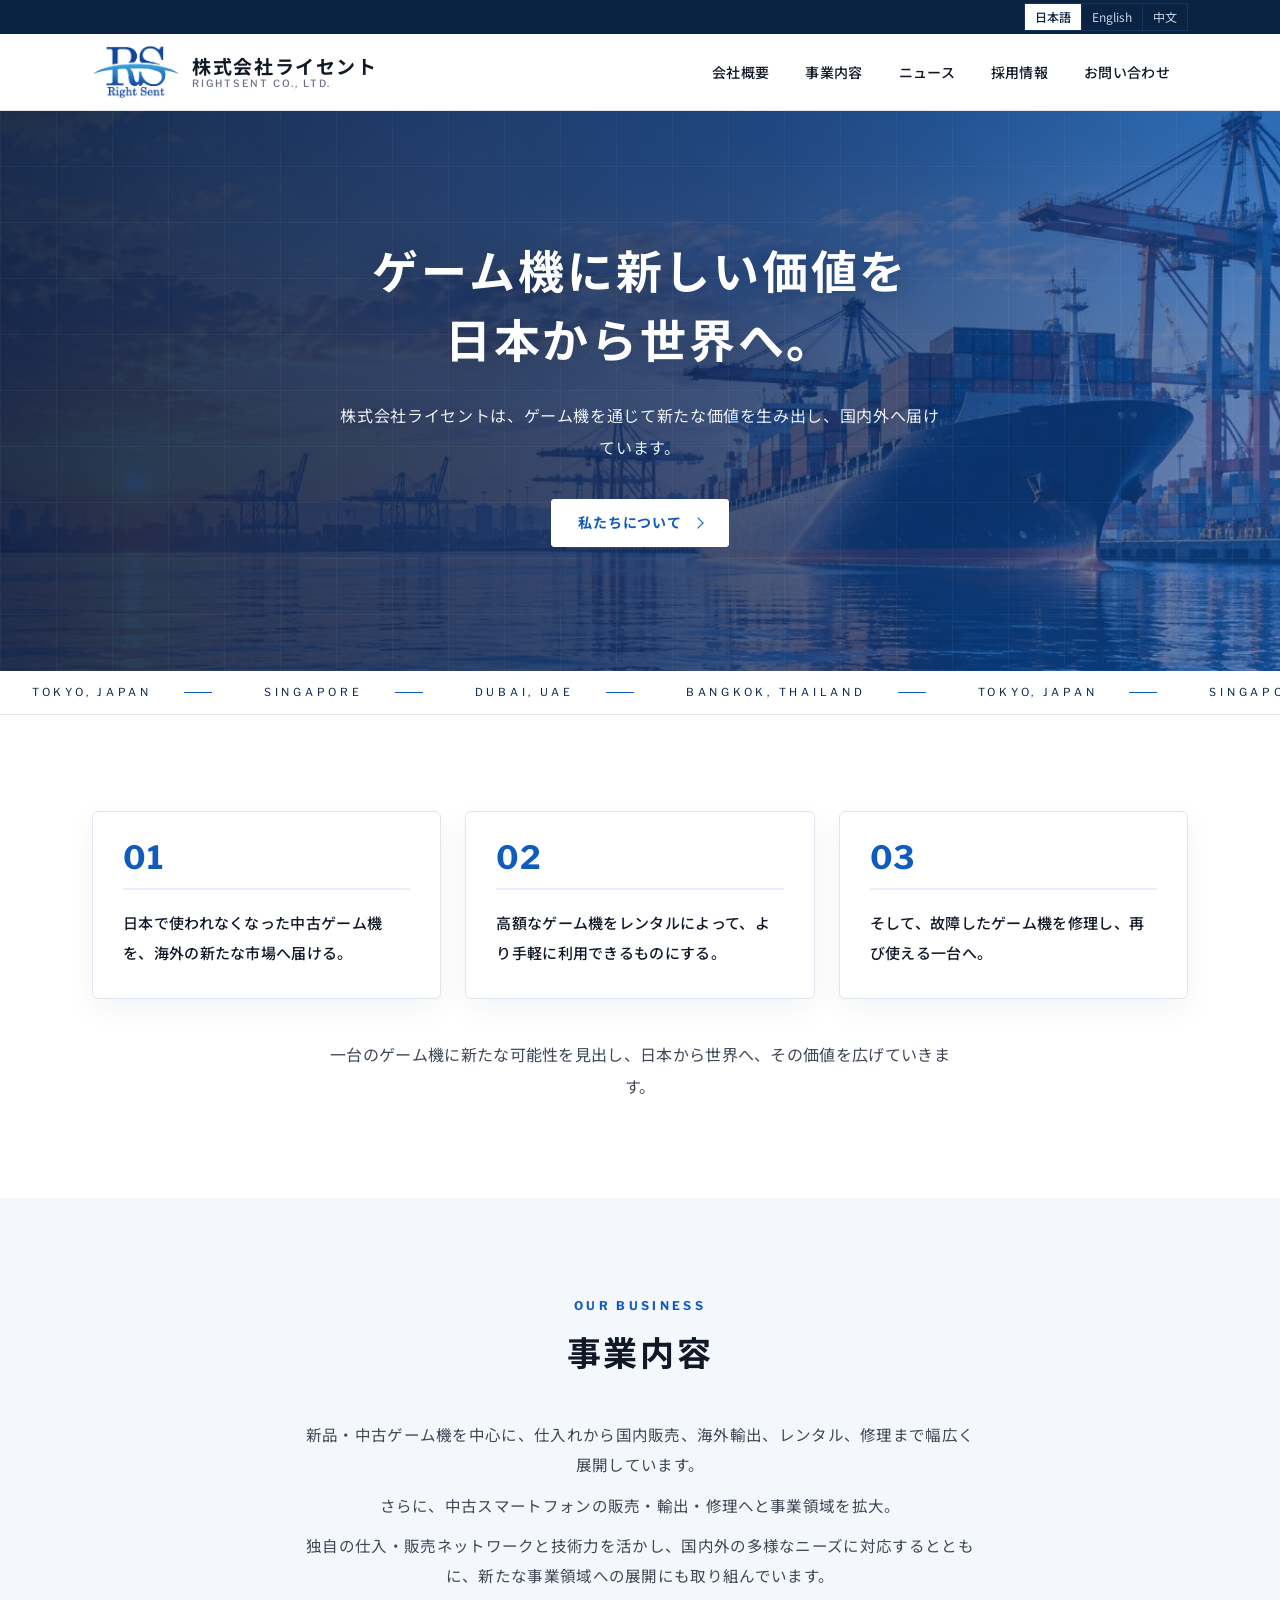
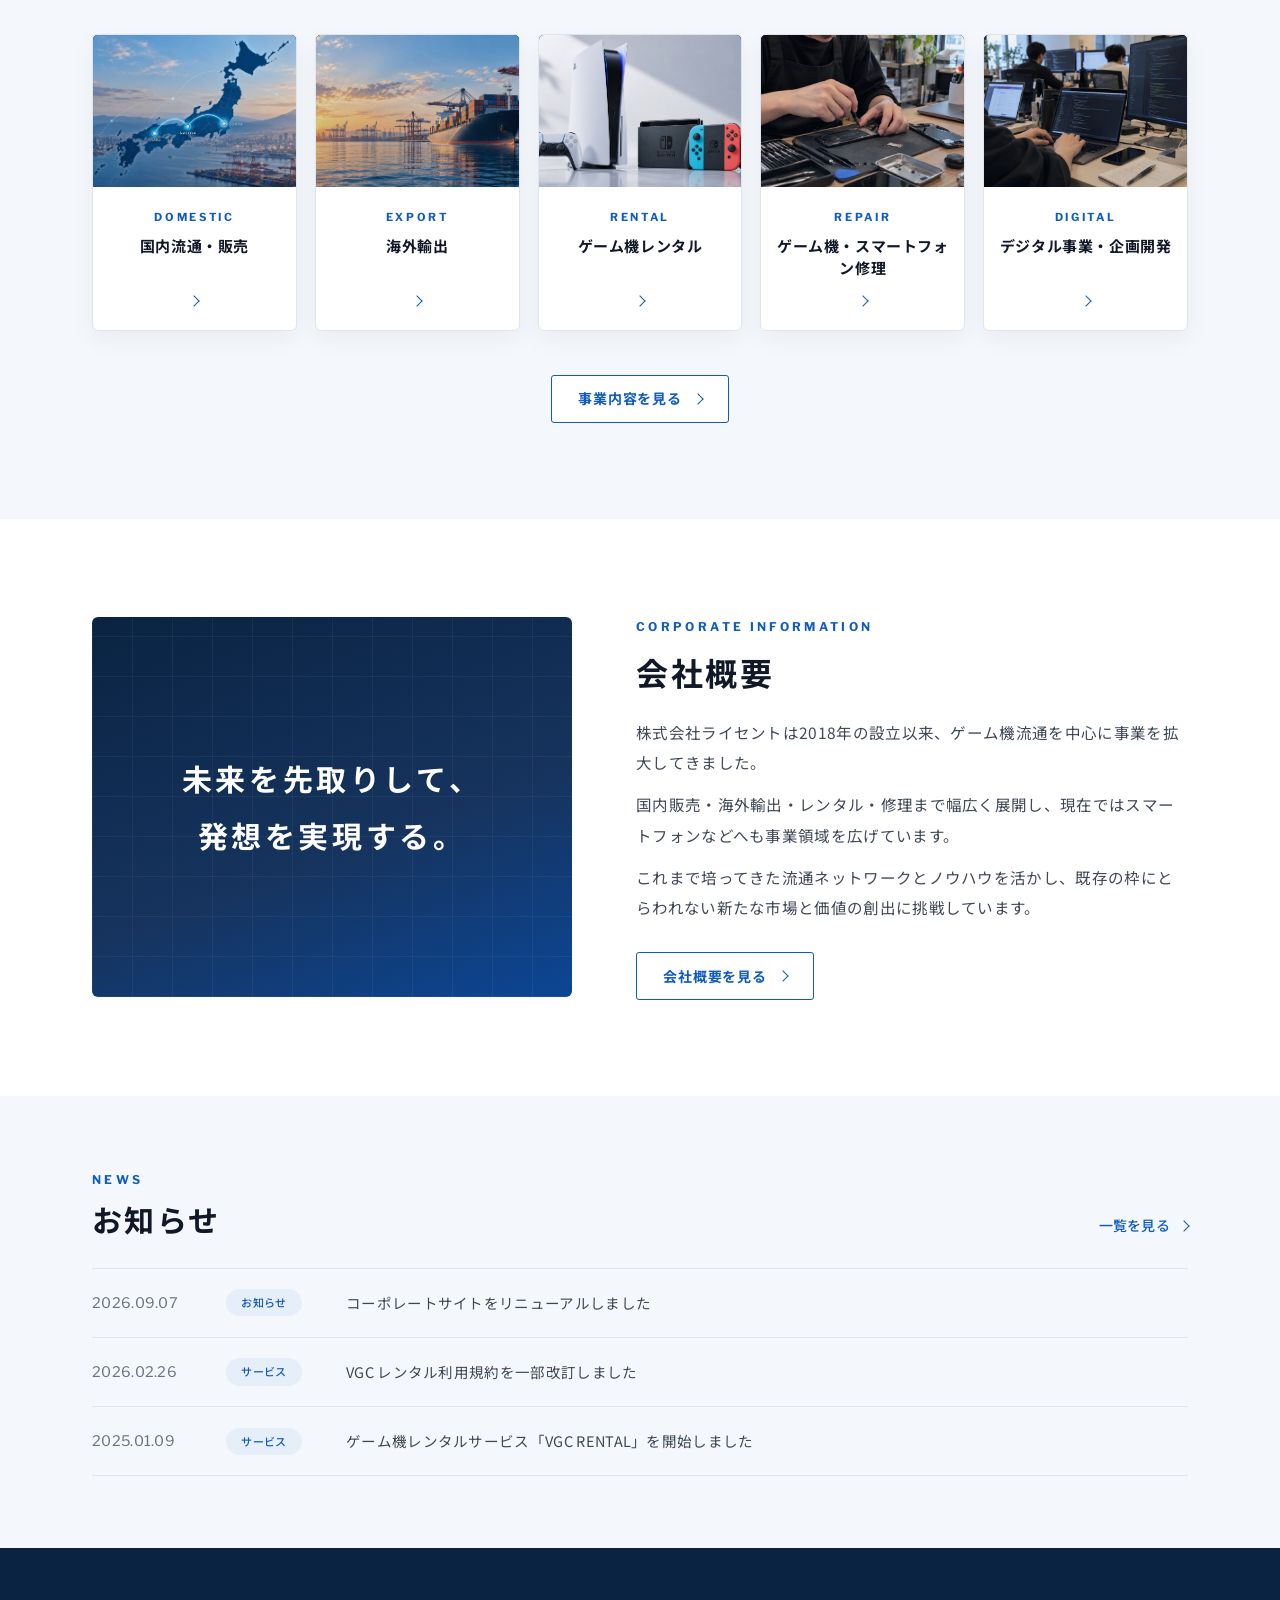
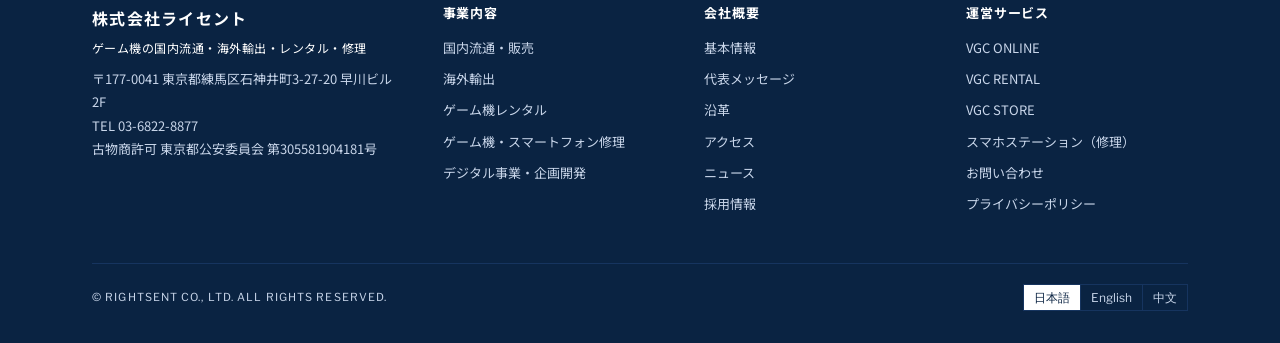
<file: index.html>
<!DOCTYPE html>
<html lang="ja">
<head>
<meta charset="utf-8">
<meta name="viewport" content="width=device-width, initial-scale=1">
<title data-i18n="title">株式会社ライセント｜中古品の総合輸出企業</title>
<meta name="description" content="株式会社ライセントは、ゲーム機・スマートフォンなど中古品の海外輸出を中心に、国内販売・レンタル・修理まで手がける東京の総合輸出企業です。">
<meta name="color-scheme" content="light">
<link rel="canonical" href="https://www.rightsent.com/">
<meta property="og:type" content="website">
<meta property="og:site_name" content="株式会社ライセント">
<meta property="og:title" content="株式会社ライセント｜中古品の総合輸出企業">
<meta property="og:description" content="株式会社ライセントは、ゲーム機・スマートフォンなど中古品の海外輸出を中心に、国内販売・レンタル・修理まで手がける東京の総合輸出企業です。">
<meta property="og:url" content="https://www.rightsent.com/">
<meta property="og:image" content="https://www.rightsent.com/assets/img/export.jpg">
<meta property="og:locale" content="ja_JP">
<meta name="twitter:card" content="summary_large_image">
<link rel="icon" href="favicon.png" type="image/png">
<link rel="preconnect" href="https://fonts.googleapis.com">
<link rel="preconnect" href="https://fonts.gstatic.com" crossorigin>
<link rel="stylesheet" href="https://fonts.googleapis.com/css2?family=Noto+Sans+JP:wght@400;500;700&family=Noto+Sans+SC:wght@400;500;700&family=Libre+Franklin:wght@400;500;600;700&display=swap">
<link rel="stylesheet" href="assets/site.css">
<script type="application/ld+json">
{"@context":"https://schema.org","@type":"Organization","name":"株式会社ライセント","alternateName":"RIGHTSENT CO., LTD.","description":"株式会社ライセントは、ゲーム機・スマートフォンなど中古品の海外輸出を中心に、国内販売・レンタル・修理まで手がける東京の総合輸出企業です。","url":"https://www.rightsent.com/","foundingDate":"2018-11-29","telephone":"+81-3-6822-8877","address":{"@type":"PostalAddress","postalCode":"177-0041","addressRegion":"東京都","addressLocality":"練馬区","streetAddress":"石神井町3-27-20 早川ビル2F","addressCountry":"JP"},"founder":{"@type":"Person","name":"芹澤 慎次郎"},"sameAs":["https://vgc-online.com/","https://x.com/VGC_RENTAL","https://x.com/VGC_ONLINE"]}
</script>
</head>
<body class="is-top">
<a class="skip" href="#main">本文へ</a>

<div class="util"><div class="wrap">
  <div class="lang" role="group" aria-label="Language"><button type="button" data-lang="ja" lang="ja">日本語</button><button type="button" data-lang="en" lang="en">English</button><button type="button" data-lang="zh" lang="zh">中文</button></div>
</div></div>

<header class="head"><div class="wrap">
  <a class="logo" href="index.html"><img class="mark" src="assets/img/logo.png" alt="Right Sent" width="375" height="229"><span class="name"><span data-i18n="brand.name">株式会社ライセント</span><small data-i18n="brand.sub">RIGHTSENT CO., LTD.</small></span></a>
  <button class="menu-btn" type="button" aria-expanded="false" aria-controls="gnav" aria-label="Menu"><span></span></button>
  <ul class="gnav" id="gnav">
    <li><a href="company.html" data-i18n="nav.company">会社概要</a></li>
    <li><a href="business.html" data-i18n="nav.business">事業内容</a></li>
    <li><a href="news.html" data-i18n="nav.news">ニュース</a></li>
    <li><a href="recruit.html" data-i18n="nav.recruit">採用情報</a></li>
    <li><a href="contact.html" data-i18n="nav.contact">お問い合わせ</a></li>
  </ul>
</div></header>

<main id="main">
<section class="hero">
  <div class="wrap">
    <h1 data-i18n="hero.h1">ゲーム機に新しい価値を<br>日本から世界へ。</h1>
    <p class="sub" data-i18n="hero.sub">株式会社ライセントは、ゲーム機を通じて新たな価値を生み出し、国内外へ届けています。</p>
    <a class="btn white" href="company.html" data-i18n="hero.btn">私たちについて</a>
  </div>
</section>

<div class="marquee" aria-hidden="true"><div class="track"><span>Tokyo, Japan</span><span>Singapore</span><span>Dubai, UAE</span><span>Bangkok, Thailand</span><span>Tokyo, Japan</span><span>Singapore</span><span>Dubai, UAE</span><span>Bangkok, Thailand</span><span>Tokyo, Japan</span><span>Singapore</span><span>Dubai, UAE</span><span>Bangkok, Thailand</span><span>Tokyo, Japan</span><span>Singapore</span><span>Dubai, UAE</span><span>Bangkok, Thailand</span><span>Tokyo, Japan</span><span>Singapore</span><span>Dubai, UAE</span><span>Bangkok, Thailand</span><span>Tokyo, Japan</span><span>Singapore</span><span>Dubai, UAE</span><span>Bangkok, Thailand</span></div></div>

<section class="sec" id="about"><div class="wrap">
  <div class="about-grid">
    <div><span class="num">01</span><p data-i18n="about.1">日本で使われなくなった中古ゲーム機を、海外の新たな市場へ届ける。</p></div>
    <div><span class="num">02</span><p data-i18n="about.2">高額なゲーム機をレンタルによって、より手軽に利用できるものにする。</p></div>
    <div><span class="num">03</span><p data-i18n="about.3">そして、故障したゲーム機を修理し、再び使える一台へ。</p></div>
  </div>
  <p class="about-close rv" data-i18n="about.close">一台のゲーム機に新たな可能性を見出し、日本から世界へ、その価値を広げていきます。</p>
</div></section>

<section class="sec grey" id="business"><div class="wrap">
  <div class="shc"><span class="en">OUR BUSINESS</span><h2 data-i18n="biz.h2">事業内容</h2></div>
  <div class="biz-lead rv">
    <p data-i18n="biz.lead1">新品・中古ゲーム機を中心に、仕入れから国内販売、海外輸出、レンタル、修理まで幅広く展開しています。</p>
    <p data-i18n="biz.lead2">さらに、中古スマートフォンの販売・輸出・修理へと事業領域を拡大。</p>
    <p data-i18n="biz.lead3">独自の仕入・販売ネットワークと技術力を活かし、国内外の多様なニーズに対応するとともに、新たな事業領域への展開にも取り組んでいます。</p>
  </div>
  <div class="cards">
    <a class="card domestic" href="business.html#domestic"><div class="ph"></div><div class="body"><span class="en">DOMESTIC</span><h3 data-i18n="t1.h">国内流通・販売</h3><span class="arw"></span></div></a>
    <a class="card export" href="business.html#export"><div class="ph"></div><div class="body"><span class="en">EXPORT</span><h3 data-i18n="t2.h">海外輸出</h3><span class="arw"></span></div></a>
    <a class="card rental" href="business.html#rental"><div class="ph"></div><div class="body"><span class="en">RENTAL</span><h3 data-i18n="t3.h">ゲーム機レンタル</h3><span class="arw"></span></div></a>
    <a class="card repair" href="business.html#repair"><div class="ph"></div><div class="body"><span class="en">REPAIR</span><h3 data-i18n="t4.h">ゲーム機・スマートフォン修理</h3><span class="arw"></span></div></a>
    <a class="card digital" href="business.html#digital"><div class="ph"></div><div class="body"><span class="en">DIGITAL</span><h3 data-i18n="t5.h">デジタル事業・企画開発</h3><span class="arw"></span></div></a>
  </div>
  <div class="cards-cta rv"><a class="btn" href="business.html" data-i18n="idx.biz.all">事業内容を見る</a></div>
</div></section>


<section class="sec" id="company"><div class="wrap">
  <div class="cotop">
    <div class="panel rv"><p class="q" data-i18n="msg">未来を先取りして、<br>発想を実現する。</p></div>
    <div class="txt rv">
      <span class="en">CORPORATE INFORMATION</span>
      <h2 data-i18n="company.h2">会社概要</h2>
      <p data-i18n="msg.p1">株式会社ライセントは2018年の設立以来、ゲーム機流通を中心に事業を拡大してきました。</p>
      <p data-i18n="msg.p2">国内販売・海外輸出・レンタル・修理まで幅広く展開し、現在ではスマートフォンなどへも事業領域を広げています。</p>
      <p data-i18n="msg.p3">これまで培ってきた流通ネットワークとノウハウを活かし、既存の枠にとらわれない新たな市場と価値の創出に挑戦しています。</p>
      <a class="btn" href="company.html" data-i18n="idx.co.all">会社概要を見る</a>
    </div>
  </div>
</div></section>

<section class="sec grey tight" id="topics"><div class="wrap">
  <div class="shl"><div><span class="en">NEWS</span><h2 data-i18n="topics.h2">お知らせ</h2></div><a class="arrow" href="news.html" data-i18n="topics.all">一覧を見る</a></div>
  <ul class="news">
    <li><time datetime="2026-09-07">2026.09.07</time><span class="tag" data-i18n="tag.notice">お知らせ</span><a href="news.html" data-i18n="news.1">コーポレートサイトをリニューアルしました</a></li>
    <li><time datetime="2026-02-26">2026.02.26</time><span class="tag" data-i18n="tag.service">サービス</span><a href="news.html" data-i18n="news.2">VGC レンタル利用規約を一部改訂しました</a></li>
    <li><time datetime="2025-01-09">2025.01.09</time><span class="tag" data-i18n="tag.service">サービス</span><a href="news.html" data-i18n="news.3">ゲーム機レンタルサービス「VGC RENTAL」を開始しました</a></li>
  </ul>
</div></section>
</main>

<footer class="foot" id="footer"><div class="wrap">
  <div class="cols">
    <div class="addr"><strong data-i18n="brand.name">株式会社ライセント</strong><span class="tagline" data-i18n="f.tag">ゲーム機の国内流通・海外輸出・レンタル・修理</span><span data-i18n="f.addr">〒177-0041 東京都練馬区石神井町3-27-20 早川ビル2F<br>TEL 03-6822-8877<br>古物商許可 東京都公安委員会 第305581904181号</span></div>
    <div><h4><a href="business.html" data-i18n="f.h1">事業内容</a></h4><ul><li><a href="business.html#domestic" data-i18n="t1.h">国内流通・販売</a></li><li><a href="business.html#export" data-i18n="t2.h">海外輸出</a></li><li><a href="business.html#rental" data-i18n="t3.h">ゲーム機レンタル</a></li><li><a href="business.html#repair" data-i18n="t4.h">ゲーム機・スマートフォン修理</a></li><li><a href="business.html#digital" data-i18n="t5.h">デジタル事業・企画開発</a></li></ul></div>
    <div><h4><a href="company.html" data-i18n="f.h2">会社概要</a></h4><ul><li><a href="company.html#profile" data-i18n="f.2a">基本情報</a></li><li><a href="company.html#message" data-i18n="f.2b">代表メッセージ</a></li><li><a href="company.html#history" data-i18n="f.2c">沿革</a></li><li><a href="company.html#access" data-i18n="sub.access">アクセス</a></li><li><a href="news.html" data-i18n="nav.news">ニュース</a></li><li><a href="recruit.html" data-i18n="nav.recruit">採用情報</a></li></ul></div>
    <div><h4 data-i18n="f.h3">運営サービス</h4><ul><li><a href="https://vgc-online.com/" target="_blank" rel="noopener">VGC ONLINE</a></li><li><a href="https://vgc-online.com/pages/vgc-rental" target="_blank" rel="noopener">VGC RENTAL</a></li><li><a href="https://vgc-online.com/" target="_blank" rel="noopener">VGC STORE</a></li><li><a href="https://sma-sta.com/nerima/price/" target="_blank" rel="noopener" data-i18n="f.smasta">スマホステーション（修理）</a></li><li><a href="contact.html" data-i18n="nav.contact">お問い合わせ</a></li><li><a href="privacy.html" data-i18n="f.3d">プライバシーポリシー</a></li></ul></div>
  </div>
  <div class="bottom"><span data-i18n="f.copy">© RIGHTSENT CO., LTD. ALL RIGHTS RESERVED.</span><div class="lang" role="group" aria-label="Language"><button type="button" data-lang="ja" lang="ja">日本語</button><button type="button" data-lang="en" lang="en">English</button><button type="button" data-lang="zh" lang="zh">中文</button></div></div>
</div></footer>

<script src="assets/site.js"></script>
</body>
</html>
</file>
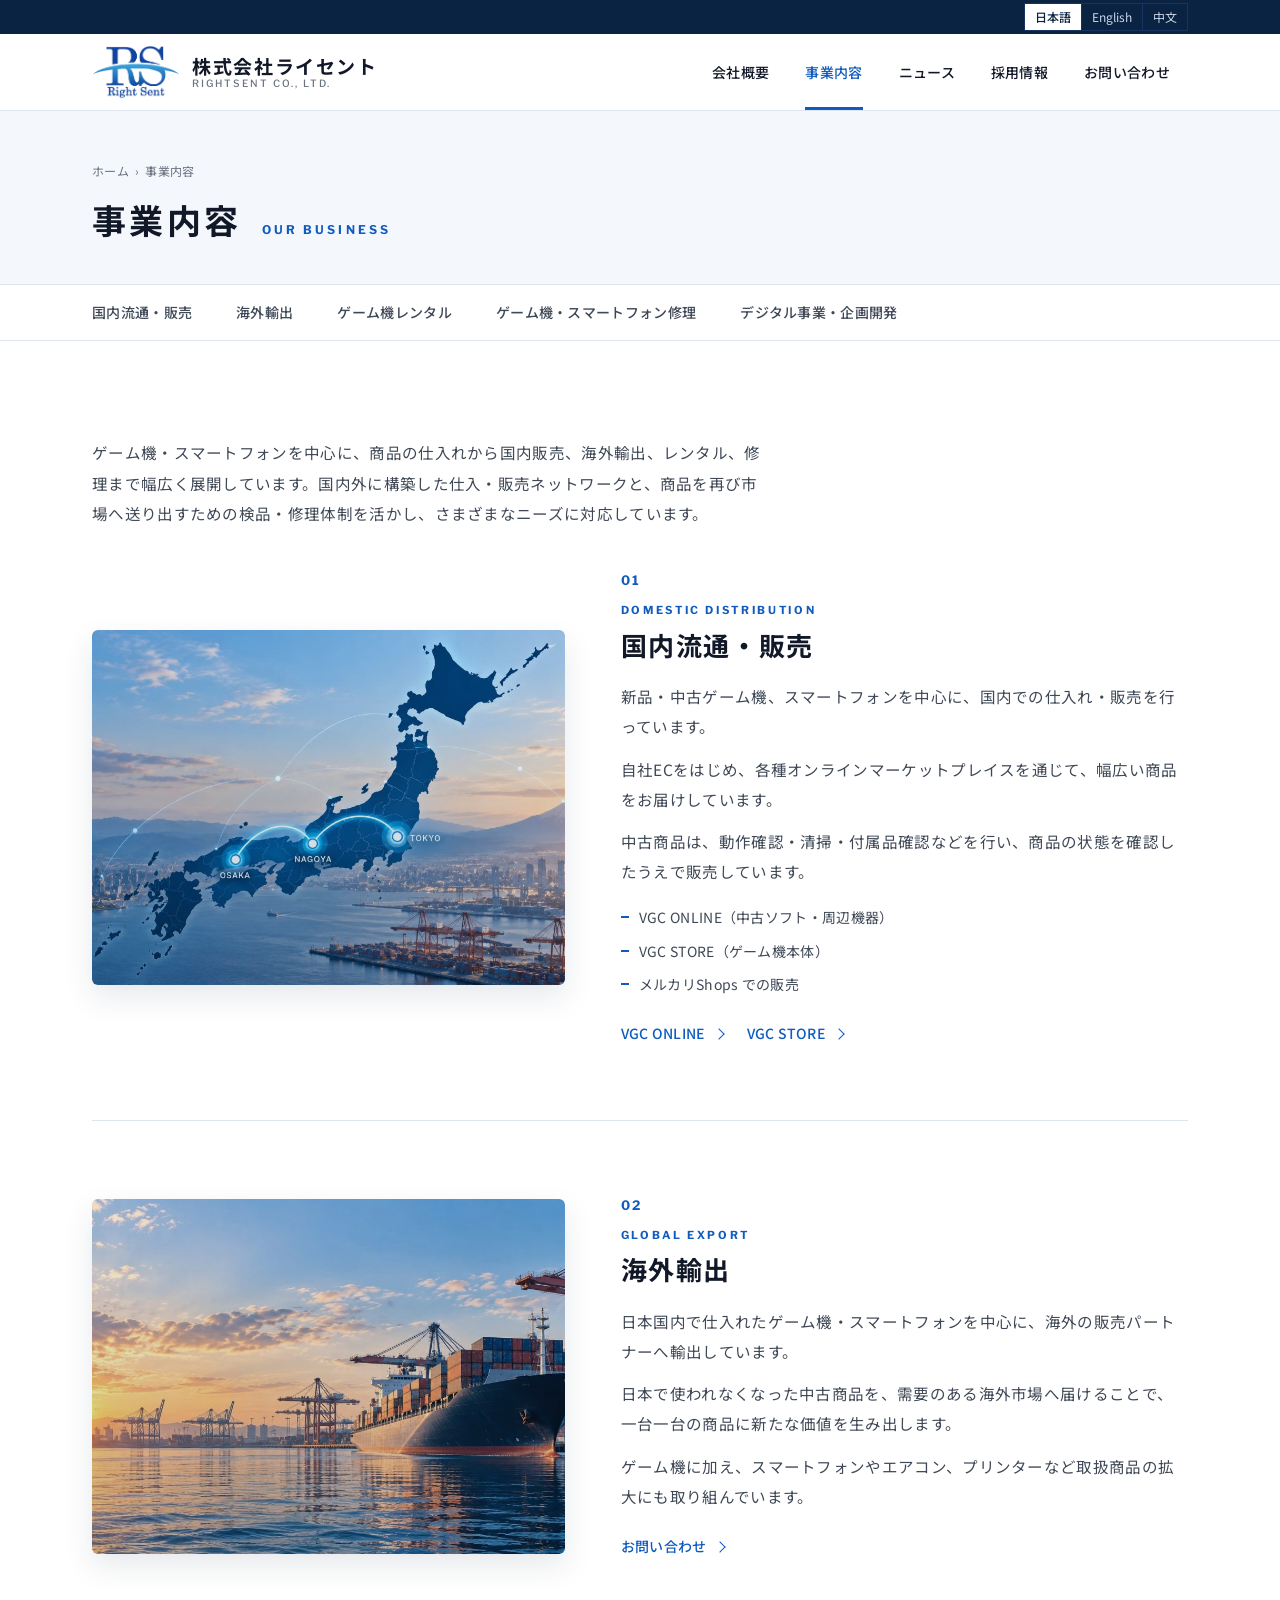
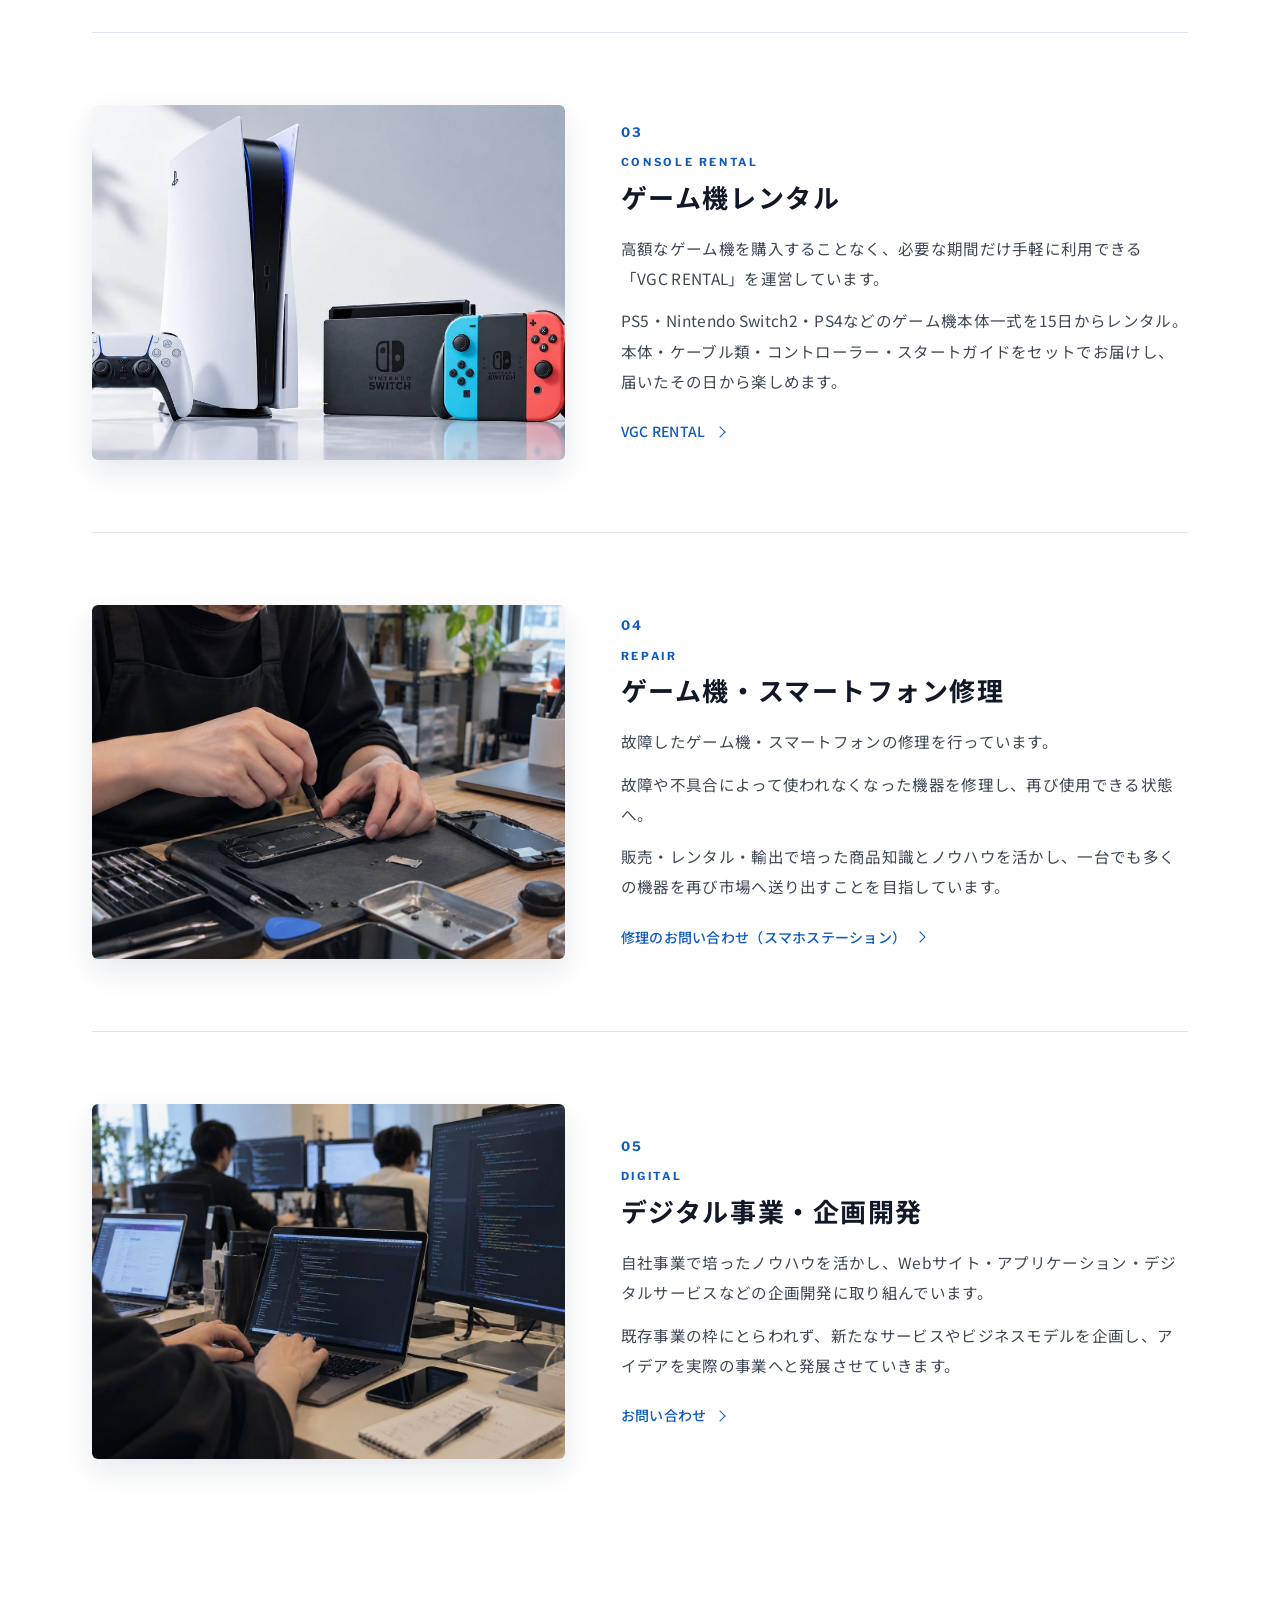
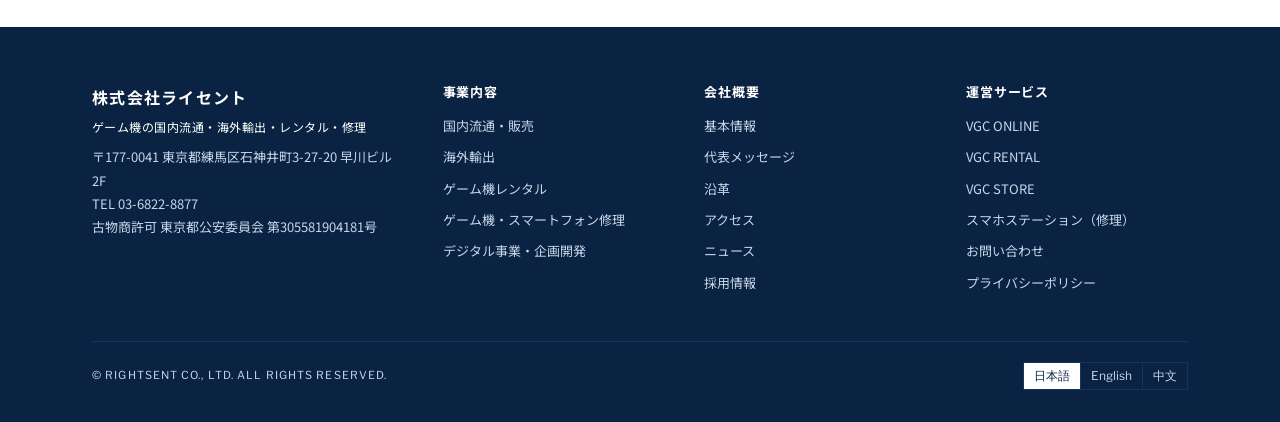
<file: business.html>
<!DOCTYPE html>
<html lang="ja">
<head>
<meta charset="utf-8">
<meta name="viewport" content="width=device-width, initial-scale=1">
<title data-i18n="pt.biz">事業内容｜株式会社ライセント</title>
<meta name="description" content="株式会社ライセントの事業内容。ゲーム機・スマートフォンなど中古品の海外輸出、国内流通・販売、レンタル、修理、デジタル事業・企画開発。">
<meta name="color-scheme" content="light">
<link rel="canonical" href="https://www.rightsent.com/business.html">
<meta property="og:type" content="website">
<meta property="og:site_name" content="株式会社ライセント">
<meta property="og:title" content="事業内容｜株式会社ライセント">
<meta property="og:description" content="株式会社ライセントの事業内容。ゲーム機・スマートフォンなど中古品の海外輸出、国内流通・販売、レンタル、修理、デジタル事業・企画開発。">
<meta property="og:url" content="https://www.rightsent.com/business.html">
<meta property="og:image" content="https://www.rightsent.com/assets/img/export.jpg">
<meta property="og:locale" content="ja_JP">
<meta name="twitter:card" content="summary_large_image">
<link rel="icon" href="favicon.png" type="image/png">
<link rel="preconnect" href="https://fonts.googleapis.com">
<link rel="preconnect" href="https://fonts.gstatic.com" crossorigin>
<link rel="stylesheet" href="https://fonts.googleapis.com/css2?family=Noto+Sans+JP:wght@400;500;700&family=Noto+Sans+SC:wght@400;500;700&family=Libre+Franklin:wght@400;500;600;700&display=swap">
<link rel="stylesheet" href="assets/site.css">
<script type="application/ld+json">
{"@context":"https://schema.org","@type":"Organization","name":"株式会社ライセント","alternateName":"RIGHTSENT CO., LTD.","description":"株式会社ライセントは、ゲーム機・スマートフォンなど中古品の海外輸出を中心に、国内販売・レンタル・修理まで手がける東京の総合輸出企業です。","url":"https://www.rightsent.com/","foundingDate":"2018-11-29","telephone":"+81-3-6822-8877","address":{"@type":"PostalAddress","postalCode":"177-0041","addressRegion":"東京都","addressLocality":"練馬区","streetAddress":"石神井町3-27-20 早川ビル2F","addressCountry":"JP"},"founder":{"@type":"Person","name":"芹澤 慎次郎"},"sameAs":["https://vgc-online.com/","https://x.com/VGC_RENTAL","https://x.com/VGC_ONLINE"]}
</script>
</head>
<body>
<a class="skip" href="#main">本文へ</a>

<div class="util"><div class="wrap">
  <div class="lang" role="group" aria-label="Language"><button type="button" data-lang="ja" lang="ja">日本語</button><button type="button" data-lang="en" lang="en">English</button><button type="button" data-lang="zh" lang="zh">中文</button></div>
</div></div>

<header class="head"><div class="wrap">
  <a class="logo" href="index.html"><img class="mark" src="assets/img/logo.png" alt="Right Sent" width="375" height="229"><span class="name"><span data-i18n="brand.name">株式会社ライセント</span><small data-i18n="brand.sub">RIGHTSENT CO., LTD.</small></span></a>
  <button class="menu-btn" type="button" aria-expanded="false" aria-controls="gnav" aria-label="Menu"><span></span></button>
  <ul class="gnav" id="gnav">
    <li><a href="company.html" data-i18n="nav.company">会社概要</a></li>
    <li><a href="business.html" aria-current="page" data-i18n="nav.business">事業内容</a></li>
    <li><a href="news.html" data-i18n="nav.news">ニュース</a></li>
    <li><a href="recruit.html" data-i18n="nav.recruit">採用情報</a></li>
    <li><a href="contact.html" data-i18n="nav.contact">お問い合わせ</a></li>
  </ul>
</div></header>

<main id="main">
<div class="pband"><div class="wrap">
  <ol class="crumb"><li><a href="index.html" data-i18n="nav.home">ホーム</a></li><li data-i18n="biz.h2">事業内容</li></ol>
  <h1><span data-i18n="biz.h2">事業内容</span><span class="en">OUR BUSINESS</span></h1>
</div></div>
<nav class="subnav" aria-label="事業内容"><div class="wrap"><ul>
  <li><a href="#domestic" data-i18n="t1.h">国内流通・販売</a></li><li><a href="#export" data-i18n="t2.h">海外輸出</a></li><li><a href="#rental" data-i18n="t3.h">ゲーム機レンタル</a></li><li><a href="#repair" data-i18n="t4.h">ゲーム機・スマートフォン修理</a></li><li><a href="#digital" data-i18n="t5.h">デジタル事業・企画開発</a></li>
</ul></div></nav>

<section class="sec"><div class="wrap">
  <p class="lead" data-i18n="biz.intro">ゲーム機・スマートフォンを中心に、商品の仕入れから国内販売、海外輸出、レンタル、修理まで幅広く展開しています。国内外に構築した仕入・販売ネットワークと、商品を再び市場へ送り出すための検品・修理体制を活かし、さまざまなニーズに対応しています。</p>

  <article class="biz domestic" id="domestic">
    <div class="ph"></div>
    <div class="txt"><p class="num">01</p><h3><small>DOMESTIC DISTRIBUTION</small><span data-i18n="t1.h">国内流通・販売</span></h3><p data-i18n="d1.p1">新品・中古ゲーム機、スマートフォンを中心に、国内での仕入れ・販売を行っています。</p><p data-i18n="d1.p2">自社ECをはじめ、各種オンラインマーケットプレイスを通じて、幅広い商品をお届けしています。</p><p data-i18n="d1.p3">中古商品は、動作確認・清掃・付属品確認などを行い、商品の状態を確認したうえで販売しています。</p><ul class="items" data-i18n="d1.items"><li>VGC ONLINE（中古ソフト・周辺機器）</li><li>VGC STORE（ゲーム機本体）</li><li>メルカリShops での販売</li></ul><div class="links"><a class="arrow ext" href="https://vgc-online.com/" target="_blank" rel="noopener">VGC ONLINE</a><a class="arrow ext" href="https://vgc-online.com/" target="_blank" rel="noopener">VGC STORE</a></div></div>
  </article>

  <article class="biz export" id="export">
    <div class="ph"></div>
    <div class="txt"><p class="num">02</p><h3><small>GLOBAL EXPORT</small><span data-i18n="t2.h">海外輸出</span></h3><p data-i18n="d2.p1">日本国内で仕入れたゲーム機・スマートフォンを中心に、海外の販売パートナーへ輸出しています。</p><p data-i18n="d2.p2">日本で使われなくなった中古商品を、需要のある海外市場へ届けることで、一台一台の商品に新たな価値を生み出します。</p><p data-i18n="d2.p3">ゲーム機に加え、スマートフォンやエアコン、プリンターなど取扱商品の拡大にも取り組んでいます。</p><div class="links"><a class="arrow" href="contact.html" data-i18n="nav.contact">お問い合わせ</a></div></div>
  </article>

  <article class="biz rental" id="rental">
    <div class="ph"></div>
    <div class="txt"><p class="num">03</p><h3><small>CONSOLE RENTAL</small><span data-i18n="t3.h">ゲーム機レンタル</span></h3><p data-i18n="d3.p1">高額なゲーム機を購入することなく、必要な期間だけ手軽に利用できる「VGC RENTAL」を運営しています。</p><p data-i18n="d3.p2">PS5・Nintendo Switch2・PS4などのゲーム機本体一式を15日からレンタル。本体・ケーブル類・コントローラー・スタートガイドをセットでお届けし、届いたその日から楽しめます。</p><div class="links"><a class="arrow ext" href="https://vgc-online.com/pages/vgc-rental" target="_blank" rel="noopener">VGC RENTAL</a></div></div>
  </article>

  <article class="biz repair" id="repair">
    <div class="ph"></div>
    <div class="txt"><p class="num">04</p><h3><small>REPAIR</small><span data-i18n="t4.h">ゲーム機・スマートフォン修理</span></h3><p data-i18n="d4.p1">故障したゲーム機・スマートフォンの修理を行っています。</p><p data-i18n="d4.p2">故障や不具合によって使われなくなった機器を修理し、再び使用できる状態へ。</p><p data-i18n="d4.p3">販売・レンタル・輸出で培った商品知識とノウハウを活かし、一台でも多くの機器を再び市場へ送り出すことを目指しています。</p><div class="links"><a class="arrow" href="https://sma-sta.com/nerima/price/" target="_blank" rel="noopener" data-i18n="repair.link">修理のお問い合わせ（スマホステーション）</a></div></div>
  </article>

  <article class="biz digital" id="digital">
    <div class="ph"></div>
    <div class="txt"><p class="num">05</p><h3><small>DIGITAL</small><span data-i18n="t5.h">デジタル事業・企画開発</span></h3><p data-i18n="d5.p1">自社事業で培ったノウハウを活かし、Webサイト・アプリケーション・デジタルサービスなどの企画開発に取り組んでいます。</p><p data-i18n="d5.p2">既存事業の枠にとらわれず、新たなサービスやビジネスモデルを企画し、アイデアを実際の事業へと発展させていきます。</p><div class="links"><a class="arrow" href="contact.html" data-i18n="nav.contact">お問い合わせ</a></div></div>
  </article>
</div></section>

</main>

<footer class="foot" id="footer"><div class="wrap">
  <div class="cols">
    <div class="addr"><strong data-i18n="brand.name">株式会社ライセント</strong><span class="tagline" data-i18n="f.tag">ゲーム機の国内流通・海外輸出・レンタル・修理</span><span data-i18n="f.addr">〒177-0041 東京都練馬区石神井町3-27-20 早川ビル2F<br>TEL 03-6822-8877<br>古物商許可 東京都公安委員会 第305581904181号</span></div>
    <div><h4><a href="business.html" data-i18n="f.h1">事業内容</a></h4><ul><li><a href="business.html#domestic" data-i18n="t1.h">国内流通・販売</a></li><li><a href="business.html#export" data-i18n="t2.h">海外輸出</a></li><li><a href="business.html#rental" data-i18n="t3.h">ゲーム機レンタル</a></li><li><a href="business.html#repair" data-i18n="t4.h">ゲーム機・スマートフォン修理</a></li><li><a href="business.html#digital" data-i18n="t5.h">デジタル事業・企画開発</a></li></ul></div>
    <div><h4><a href="company.html" data-i18n="f.h2">会社概要</a></h4><ul><li><a href="company.html#profile" data-i18n="f.2a">基本情報</a></li><li><a href="company.html#message" data-i18n="f.2b">代表メッセージ</a></li><li><a href="company.html#history" data-i18n="f.2c">沿革</a></li><li><a href="company.html#access" data-i18n="sub.access">アクセス</a></li><li><a href="news.html" data-i18n="nav.news">ニュース</a></li><li><a href="recruit.html" data-i18n="nav.recruit">採用情報</a></li></ul></div>
    <div><h4 data-i18n="f.h3">運営サービス</h4><ul><li><a href="https://vgc-online.com/" target="_blank" rel="noopener">VGC ONLINE</a></li><li><a href="https://vgc-online.com/pages/vgc-rental" target="_blank" rel="noopener">VGC RENTAL</a></li><li><a href="https://vgc-online.com/" target="_blank" rel="noopener">VGC STORE</a></li><li><a href="https://sma-sta.com/nerima/price/" target="_blank" rel="noopener" data-i18n="f.smasta">スマホステーション（修理）</a></li><li><a href="contact.html" data-i18n="nav.contact">お問い合わせ</a></li><li><a href="privacy.html" data-i18n="f.3d">プライバシーポリシー</a></li></ul></div>
  </div>
  <div class="bottom"><span data-i18n="f.copy">© RIGHTSENT CO., LTD. ALL RIGHTS RESERVED.</span><div class="lang" role="group" aria-label="Language"><button type="button" data-lang="ja" lang="ja">日本語</button><button type="button" data-lang="en" lang="en">English</button><button type="button" data-lang="zh" lang="zh">中文</button></div></div>
</div></footer>

<script src="assets/site.js"></script>
</body>
</html>
</file>
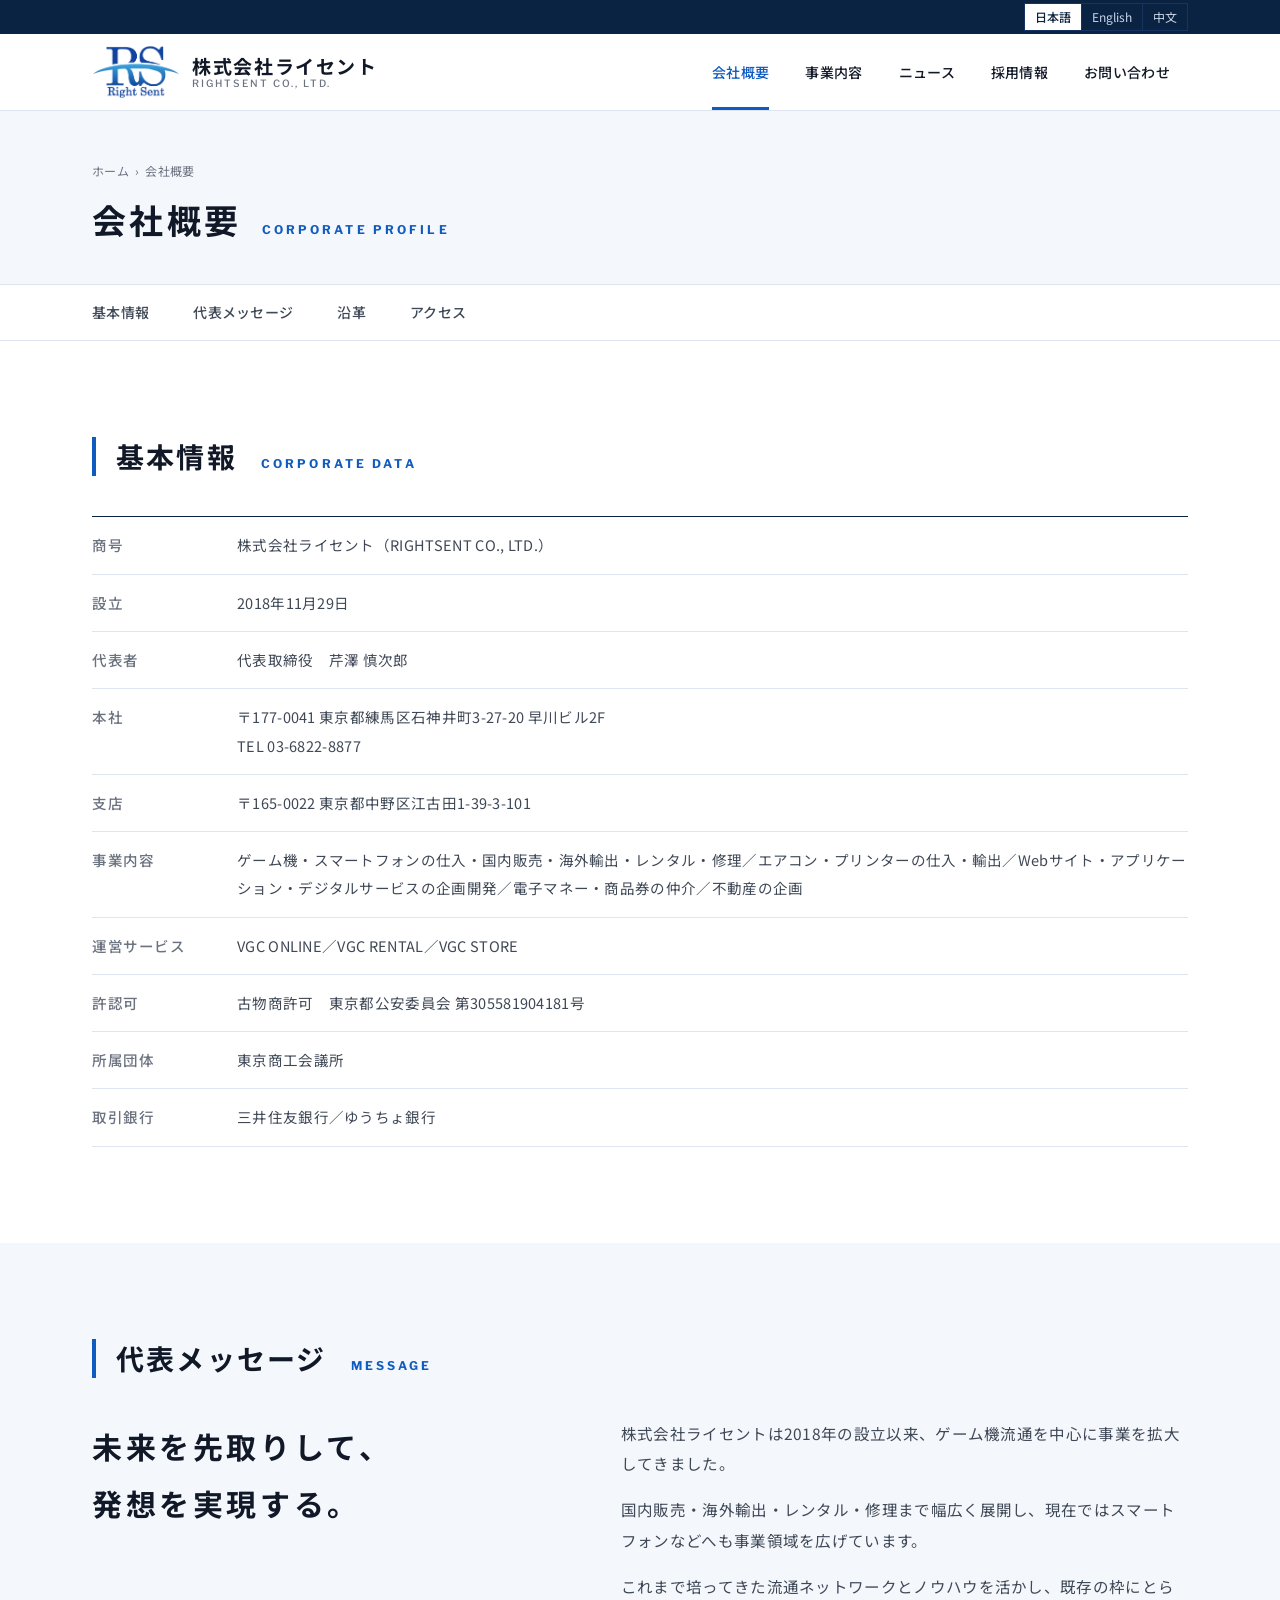
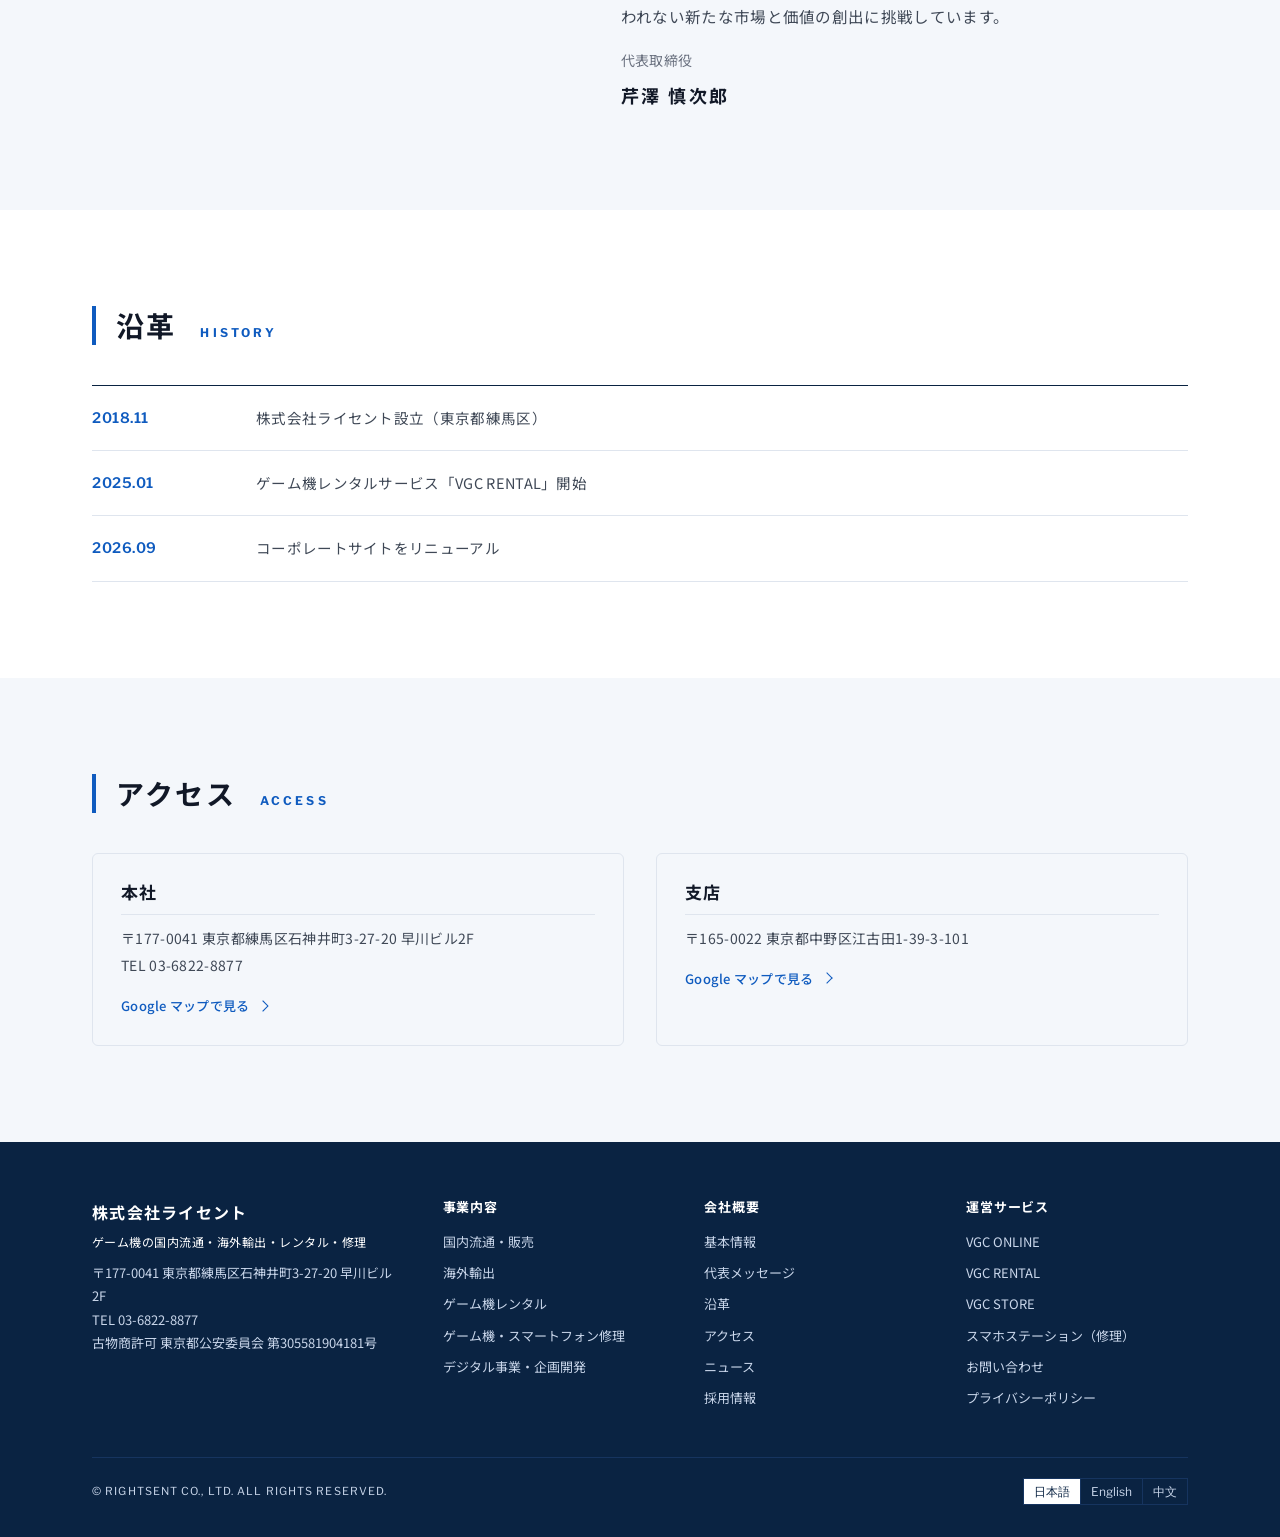
<file: company.html>
<!DOCTYPE html>
<html lang="ja">
<head>
<meta charset="utf-8">
<meta name="viewport" content="width=device-width, initial-scale=1">
<title data-i18n="pt.company">会社概要｜株式会社ライセント</title>
<meta name="description" content="中古品の総合輸出企業・株式会社ライセントの会社概要、代表メッセージ、沿革、アクセス。">
<meta name="color-scheme" content="light">
<link rel="canonical" href="https://www.rightsent.com/company.html">
<meta property="og:type" content="website">
<meta property="og:site_name" content="株式会社ライセント">
<meta property="og:title" content="会社概要｜株式会社ライセント">
<meta property="og:description" content="中古品の総合輸出企業・株式会社ライセントの会社概要、代表メッセージ、沿革、アクセス。">
<meta property="og:url" content="https://www.rightsent.com/company.html">
<meta property="og:image" content="https://www.rightsent.com/assets/img/export.jpg">
<meta property="og:locale" content="ja_JP">
<meta name="twitter:card" content="summary_large_image">
<link rel="icon" href="favicon.png" type="image/png">
<link rel="preconnect" href="https://fonts.googleapis.com">
<link rel="preconnect" href="https://fonts.gstatic.com" crossorigin>
<link rel="stylesheet" href="https://fonts.googleapis.com/css2?family=Noto+Sans+JP:wght@400;500;700&family=Noto+Sans+SC:wght@400;500;700&family=Libre+Franklin:wght@400;500;600;700&display=swap">
<link rel="stylesheet" href="assets/site.css">
</head>
<body>
<a class="skip" href="#main">本文へ</a>

<div class="util"><div class="wrap">
  <div class="lang" role="group" aria-label="Language"><button type="button" data-lang="ja" lang="ja">日本語</button><button type="button" data-lang="en" lang="en">English</button><button type="button" data-lang="zh" lang="zh">中文</button></div>
</div></div>

<header class="head"><div class="wrap">
  <a class="logo" href="index.html"><img class="mark" src="assets/img/logo.png" alt="Right Sent" width="375" height="229"><span class="name"><span data-i18n="brand.name">株式会社ライセント</span><small data-i18n="brand.sub">RIGHTSENT CO., LTD.</small></span></a>
  <button class="menu-btn" type="button" aria-expanded="false" aria-controls="gnav" aria-label="Menu"><span></span></button>
  <ul class="gnav" id="gnav">
    <li><a href="company.html" aria-current="page" data-i18n="nav.company">会社概要</a></li>
    <li><a href="business.html" data-i18n="nav.business">事業内容</a></li>
    <li><a href="news.html" data-i18n="nav.news">ニュース</a></li>
    <li><a href="recruit.html" data-i18n="nav.recruit">採用情報</a></li>
    <li><a href="contact.html" data-i18n="nav.contact">お問い合わせ</a></li>
  </ul>
</div></header>

<main id="main">
<div class="pband"><div class="wrap">
  <ol class="crumb"><li><a href="index.html" data-i18n="nav.home">ホーム</a></li><li data-i18n="company.h2">会社概要</li></ol>
  <h1><span data-i18n="company.h2">会社概要</span><span class="en">CORPORATE PROFILE</span></h1>
</div></div>
<nav class="subnav" aria-label="会社概要"><div class="wrap"><ul>
  <li><a href="#profile" data-i18n="f.2a">基本情報</a></li><li><a href="#message" data-i18n="f.2b">代表メッセージ</a></li><li><a href="#history" data-i18n="f.2c">沿革</a></li><li><a href="#access" data-i18n="sub.access">アクセス</a></li>
</ul></div></nav>

<section class="sec" id="profile"><div class="wrap">
  <div class="sh"><h2 data-i18n="f.2a">基本情報</h2><span class="en">CORPORATE DATA</span></div>
  <table class="profile">
    <tr><th data-i18n="c.name.k">商号</th><td data-i18n="c.name.v">株式会社ライセント（RIGHTSENT CO., LTD.）</td></tr>
    <tr><th data-i18n="c.est.k">設立</th><td data-i18n="c.est.v">2018年11月29日</td></tr>
    <tr><th data-i18n="c.rep.k">代表者</th><td data-i18n="c.rep.v">代表取締役　芹澤 慎次郎</td></tr>
    <tr><th data-i18n="c.hq.k">本社</th><td><span data-i18n="c.hq.v">〒177-0041 東京都練馬区石神井町3-27-20 早川ビル2F</span><br>TEL 03-6822-8877</td></tr>
    <tr><th data-i18n="c.br.k">支店</th><td data-i18n="c.br.v">〒165-0022 東京都中野区江古田1-39-3-101</td></tr>
    <tr><th data-i18n="c.biz.k">事業内容</th><td data-i18n="c.biz.v">ゲーム機・スマートフォンの仕入・国内販売・海外輸出・レンタル・修理／エアコン・プリンターの仕入・輸出／Webサイト・アプリケーション・デジタルサービスの企画開発／電子マネー・商品券の仲介／不動産の企画</td></tr>
    <tr><th data-i18n="f.h3">運営サービス</th><td>VGC ONLINE／VGC RENTAL／VGC STORE</td></tr>
    <tr><th data-i18n="c.lic.k">許認可</th><td data-i18n="c.lic.v">古物商許可　東京都公安委員会 第305581904181号</td></tr>
    <tr><th data-i18n="c.mem.k">所属団体</th><td data-i18n="c.mem.v">東京商工会議所</td></tr>
    <tr><th data-i18n="c.bank.k">取引銀行</th><td data-i18n="c.bank.v">三井住友銀行／ゆうちょ銀行</td></tr>
  </table>
</div></section>

<section class="sec grey" id="message"><div class="wrap">
  <div class="sh"><h2 data-i18n="f.2b">代表メッセージ</h2><span class="en">MESSAGE</span></div>
  <div class="two message">
    <p class="quote" data-i18n="msg">未来を先取りして、<br>発想を実現する。</p>
    <div class="body">
      <p data-i18n="msg.p1">株式会社ライセントは2018年の設立以来、ゲーム機流通を中心に事業を拡大してきました。</p><p data-i18n="msg.p2">国内販売・海外輸出・レンタル・修理まで幅広く展開し、現在ではスマートフォンなどへも事業領域を広げています。</p><p data-i18n="msg.p3">これまで培ってきた流通ネットワークとノウハウを活かし、既存の枠にとらわれない新たな市場と価値の創出に挑戦しています。</p>
      <p class="sign"><span data-i18n="sign.role">代表取締役</span><strong data-i18n="sign.name">芹澤 慎次郎</strong></p>
    </div>
  </div>
</div></section>

<section class="sec" id="history"><div class="wrap">
  <div class="sh"><h2 data-i18n="f.2c">沿革</h2><span class="en">HISTORY</span></div>
  <ul class="history">
    <li><time datetime="2018-11">2018.11</time><span data-i18n="hist.1">株式会社ライセント設立（東京都練馬区）</span></li>
    <li><time datetime="2025-01">2025.01</time><span data-i18n="hist.2">ゲーム機レンタルサービス「VGC RENTAL」開始</span></li>
    <li><time datetime="2026-09">2026.09</time><span data-i18n="hist.3">コーポレートサイトをリニューアル</span></li>
  </ul>
</div></section>

<section class="sec grey" id="access"><div class="wrap">
  <div class="sh"><h2 data-i18n="sub.access">アクセス</h2><span class="en">ACCESS</span></div>
  <div class="access">
    <div class="office"><h3 data-i18n="c.hq.k">本社</h3><p data-i18n="c.hq.v">〒177-0041 東京都練馬区石神井町3-27-20 早川ビル2F</p><p>TEL 03-6822-8877</p><a class="arrow ext" href="https://www.google.com/maps/search/?api=1&query=東京都練馬区石神井町3-27-20" target="_blank" rel="noopener" data-i18n="access.map">Google マップで見る</a></div>
    <div class="office"><h3 data-i18n="c.br.k">支店</h3><p data-i18n="c.br.v">〒165-0022 東京都中野区江古田1-39-3-101</p><a class="arrow ext" href="https://www.google.com/maps/search/?api=1&query=東京都中野区江古田1-39-3" target="_blank" rel="noopener" data-i18n="access.map">Google マップで見る</a></div>
  </div>
</div></section>
</main>

<footer class="foot" id="footer"><div class="wrap">
  <div class="cols">
    <div class="addr"><strong data-i18n="brand.name">株式会社ライセント</strong><span class="tagline" data-i18n="f.tag">ゲーム機の国内流通・海外輸出・レンタル・修理</span><span data-i18n="f.addr">〒177-0041 東京都練馬区石神井町3-27-20 早川ビル2F<br>TEL 03-6822-8877<br>古物商許可 東京都公安委員会 第305581904181号</span></div>
    <div><h4><a href="business.html" data-i18n="f.h1">事業内容</a></h4><ul><li><a href="business.html#domestic" data-i18n="t1.h">国内流通・販売</a></li><li><a href="business.html#export" data-i18n="t2.h">海外輸出</a></li><li><a href="business.html#rental" data-i18n="t3.h">ゲーム機レンタル</a></li><li><a href="business.html#repair" data-i18n="t4.h">ゲーム機・スマートフォン修理</a></li><li><a href="business.html#digital" data-i18n="t5.h">デジタル事業・企画開発</a></li></ul></div>
    <div><h4><a href="company.html" data-i18n="f.h2">会社概要</a></h4><ul><li><a href="company.html#profile" data-i18n="f.2a">基本情報</a></li><li><a href="company.html#message" data-i18n="f.2b">代表メッセージ</a></li><li><a href="company.html#history" data-i18n="f.2c">沿革</a></li><li><a href="company.html#access" data-i18n="sub.access">アクセス</a></li><li><a href="news.html" data-i18n="nav.news">ニュース</a></li><li><a href="recruit.html" data-i18n="nav.recruit">採用情報</a></li></ul></div>
    <div><h4 data-i18n="f.h3">運営サービス</h4><ul><li><a href="https://vgc-online.com/" target="_blank" rel="noopener">VGC ONLINE</a></li><li><a href="https://vgc-online.com/pages/vgc-rental" target="_blank" rel="noopener">VGC RENTAL</a></li><li><a href="https://vgc-online.com/" target="_blank" rel="noopener">VGC STORE</a></li><li><a href="https://sma-sta.com/nerima/price/" target="_blank" rel="noopener" data-i18n="f.smasta">スマホステーション（修理）</a></li><li><a href="contact.html" data-i18n="nav.contact">お問い合わせ</a></li><li><a href="privacy.html" data-i18n="f.3d">プライバシーポリシー</a></li></ul></div>
  </div>
  <div class="bottom"><span data-i18n="f.copy">© RIGHTSENT CO., LTD. ALL RIGHTS RESERVED.</span><div class="lang" role="group" aria-label="Language"><button type="button" data-lang="ja" lang="ja">日本語</button><button type="button" data-lang="en" lang="en">English</button><button type="button" data-lang="zh" lang="zh">中文</button></div></div>
</div></footer>

<script src="assets/site.js"></script>
</body>
</html>
</file>
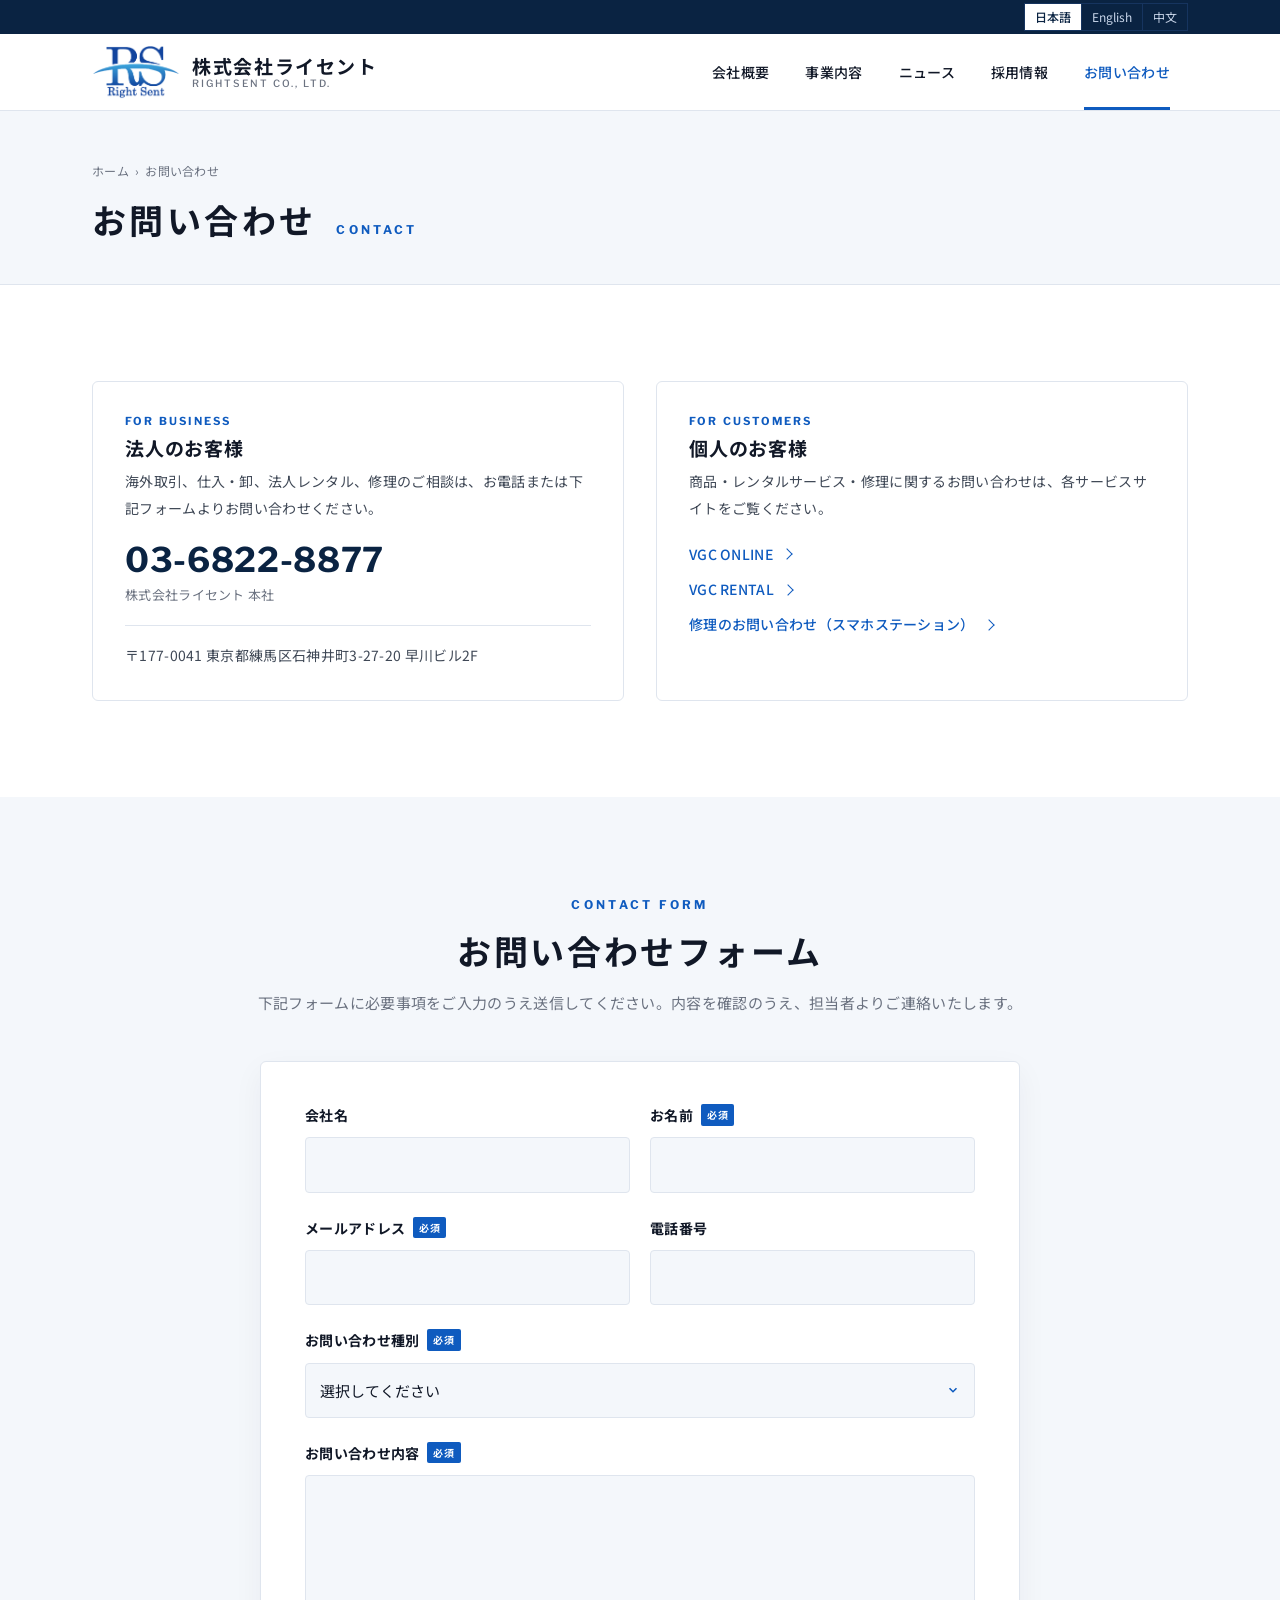
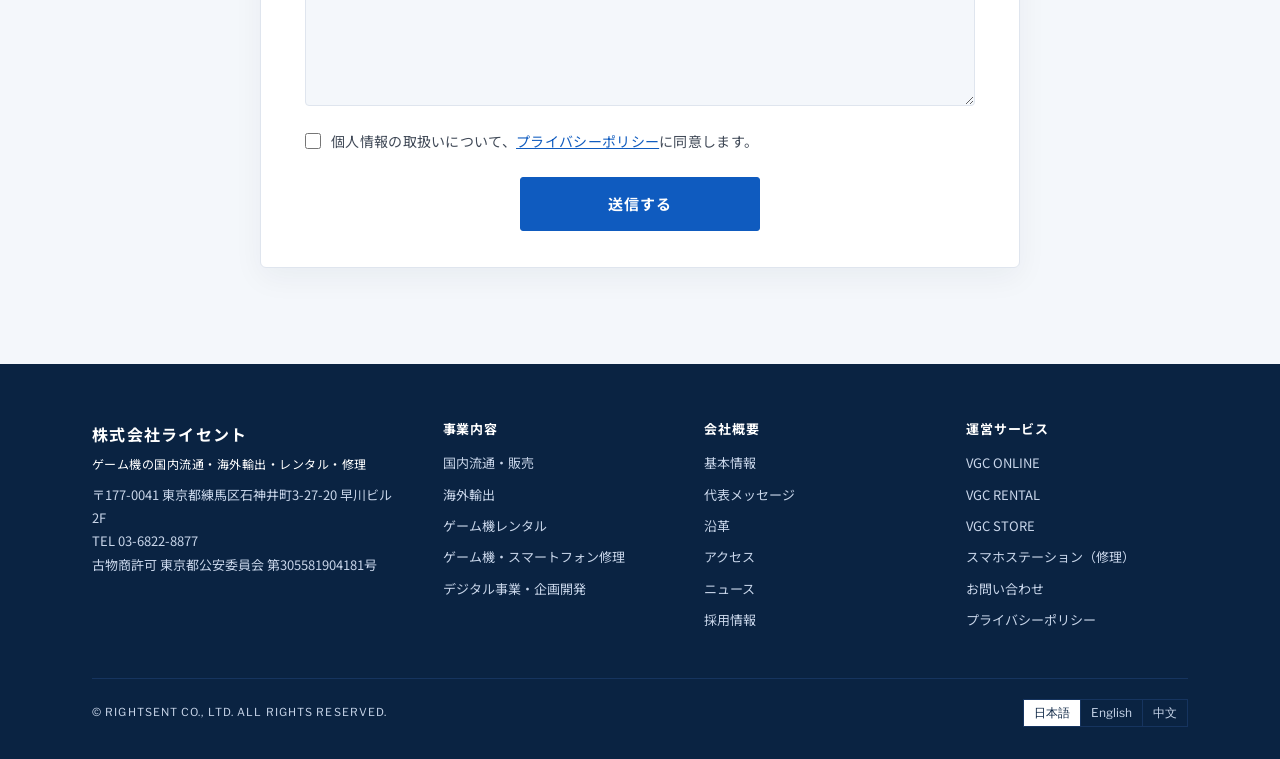
<file: contact.html>
<!DOCTYPE html>
<html lang="ja">
<head>
<meta charset="utf-8">
<meta name="viewport" content="width=device-width, initial-scale=1">
<title data-i18n="pt.contact">お問い合わせ｜株式会社ライセント</title>
<meta name="description" content="株式会社ライセントへのお問い合わせ。中古ゲーム機・スマートフォンの輸出・卸・レンタル・修理のご相談はこちら。">
<meta name="color-scheme" content="light">
<link rel="canonical" href="https://www.rightsent.com/contact.html">
<meta property="og:type" content="website">
<meta property="og:site_name" content="株式会社ライセント">
<meta property="og:title" content="お問い合わせ｜株式会社ライセント">
<meta property="og:description" content="株式会社ライセントへのお問い合わせ。中古ゲーム機・スマートフォンの輸出・卸・レンタル・修理のご相談はこちら。">
<meta property="og:url" content="https://www.rightsent.com/contact.html">
<meta property="og:image" content="https://www.rightsent.com/assets/img/export.jpg">
<meta property="og:locale" content="ja_JP">
<meta name="twitter:card" content="summary_large_image">
<link rel="icon" href="favicon.png" type="image/png">
<link rel="preconnect" href="https://fonts.googleapis.com">
<link rel="preconnect" href="https://fonts.gstatic.com" crossorigin>
<link rel="stylesheet" href="https://fonts.googleapis.com/css2?family=Noto+Sans+JP:wght@400;500;700&family=Noto+Sans+SC:wght@400;500;700&family=Libre+Franklin:wght@400;500;600;700&display=swap">
<link rel="stylesheet" href="assets/site.css">
</head>
<body>
<a class="skip" href="#main">本文へ</a>

<div class="util"><div class="wrap">
  <div class="lang" role="group" aria-label="Language"><button type="button" data-lang="ja" lang="ja">日本語</button><button type="button" data-lang="en" lang="en">English</button><button type="button" data-lang="zh" lang="zh">中文</button></div>
</div></div>

<header class="head"><div class="wrap">
  <a class="logo" href="index.html"><img class="mark" src="assets/img/logo.png" alt="Right Sent" width="375" height="229"><span class="name"><span data-i18n="brand.name">株式会社ライセント</span><small data-i18n="brand.sub">RIGHTSENT CO., LTD.</small></span></a>
  <button class="menu-btn" type="button" aria-expanded="false" aria-controls="gnav" aria-label="Menu"><span></span></button>
  <ul class="gnav" id="gnav">
    <li><a href="company.html" data-i18n="nav.company">会社概要</a></li>
    <li><a href="business.html" data-i18n="nav.business">事業内容</a></li>
    <li><a href="news.html" data-i18n="nav.news">ニュース</a></li>
    <li><a href="recruit.html" data-i18n="nav.recruit">採用情報</a></li>
    <li><a href="contact.html" aria-current="page" data-i18n="nav.contact">お問い合わせ</a></li>
  </ul>
</div></header>

<main id="main">
<div class="pband"><div class="wrap">
  <ol class="crumb"><li><a href="index.html" data-i18n="nav.home">ホーム</a></li><li data-i18n="contact.h2">お問い合わせ</li></ol>
  <h1><span data-i18n="contact.h2">お問い合わせ</span><span class="en">CONTACT</span></h1>
</div></div>
<section class="sec"><div class="wrap">
  <div class="contact-grid">
    <div class="cbox">
      <h3><small>FOR BUSINESS</small><span data-i18n="contact.corp.h">法人のお客様</span></h3>
      <p data-i18n="contact.corp.p">海外取引、仕入・卸、法人レンタル、修理のご相談は、お電話または下記フォームよりお問い合わせください。</p>
      <a class="tel" href="tel:+81368228877">03-6822-8877</a>
      <p class="note" data-i18n="contact.note">株式会社ライセント 本社</p>
      <p class="addr" data-i18n="c.hq.v">〒177-0041 東京都練馬区石神井町3-27-20 早川ビル2F</p>
    </div>
    <div class="cbox">
      <h3><small>FOR CUSTOMERS</small><span data-i18n="contact.ind.h">個人のお客様</span></h3>
      <p data-i18n="contact.ind.p">商品・レンタルサービス・修理に関するお問い合わせは、各サービスサイトをご覧ください。</p>
      <div class="links">
        <a class="arrow ext" href="https://vgc-online.com/" target="_blank" rel="noopener">VGC ONLINE</a>
        <a class="arrow ext" href="https://vgc-online.com/pages/vgc-rental" target="_blank" rel="noopener">VGC RENTAL</a>
        <a class="arrow ext" href="https://sma-sta.com/nerima/price/" target="_blank" rel="noopener" data-i18n="repair.link">修理のお問い合わせ（スマホステーション）</a>
      </div>
    </div>
  </div>
</div></section>

<section class="sec grey" id="form"><div class="wrap">
  <div class="shc"><span class="en">CONTACT FORM</span><h2 data-i18n="form.h2">お問い合わせフォーム</h2><p data-i18n="form.lead">下記フォームに必要事項をご入力のうえ送信してください。内容を確認のうえ、担当者よりご連絡いたします。</p></div>
  <form class="cform rv" id="contact-form" novalidate data-endpoint="https://formspree.io/f/maeykzzo">
    <div class="row two-col">
      <label><span data-i18n="form.company">会社名</span><input type="text" name="company" autocomplete="organization"></label>
      <label><span data-i18n="form.name">お名前</span><i class="req" data-i18n="form.req">必須</i><input type="text" name="name" required autocomplete="name"></label>
    </div>
    <div class="row two-col">
      <label><span data-i18n="form.email">メールアドレス</span><i class="req" data-i18n="form.req">必須</i><input type="email" name="email" required autocomplete="email"></label>
      <label><span data-i18n="form.tel">電話番号</span><input type="tel" name="tel" autocomplete="tel"></label>
    </div>
    <div class="row">
      <label><span data-i18n="form.type">お問い合わせ種別</span><i class="req" data-i18n="form.req">必須</i>
        <select name="type" required>
          <option value="" data-i18n="form.type.sel">選択してください</option>
          <option value="export" data-i18n="form.type.export">海外取引・輸出について</option>
          <option value="wholesale" data-i18n="form.type.wholesale">仕入・卸について</option>
          <option value="rental" data-i18n="form.type.rental">法人レンタルについて</option>
          <option value="repair" data-i18n="form.type.repair">修理について</option>
          <option value="digital" data-i18n="form.type.digital">デジタル事業・企画開発について</option>
          <option value="recruit" data-i18n="form.type.recruit">採用について</option>
          <option value="other" data-i18n="form.type.other">その他</option>
        </select></label>
    </div>
    <div class="row">
      <label><span data-i18n="form.msg">お問い合わせ内容</span><i class="req" data-i18n="form.req">必須</i><textarea name="message" rows="7" required></textarea></label>
    </div>
    <div class="row hp" aria-hidden="true"><label>Website<input type="text" name="website" tabindex="-1" autocomplete="off"></label></div>
    <div class="row agree">
      <label class="chk"><input type="checkbox" name="agree" required><span data-i18n="form.agree">個人情報の取扱いについて、<a href="privacy.html" target="_blank">プライバシーポリシー</a>に同意します。</span></label>
    </div>
    <p class="ferr" role="alert" hidden data-i18n="form.err">未入力の必須項目があります。ご確認ください。</p>
    <div class="row submit"><button type="submit" class="btn solid" data-i18n="form.send">送信する</button></div>
    <div class="fdone" hidden><p class="fdone-h" data-i18n="form.done.h">送信ありがとうございました。</p><p data-i18n="form.done.p">内容を確認のうえ、担当者よりご連絡いたします。お急ぎの場合はお電話にてお問い合わせください。</p></div>
  </form>
</div></section>
</main>

<footer class="foot" id="footer"><div class="wrap">
  <div class="cols">
    <div class="addr"><strong data-i18n="brand.name">株式会社ライセント</strong><span class="tagline" data-i18n="f.tag">ゲーム機の国内流通・海外輸出・レンタル・修理</span><span data-i18n="f.addr">〒177-0041 東京都練馬区石神井町3-27-20 早川ビル2F<br>TEL 03-6822-8877<br>古物商許可 東京都公安委員会 第305581904181号</span></div>
    <div><h4><a href="business.html" data-i18n="f.h1">事業内容</a></h4><ul><li><a href="business.html#domestic" data-i18n="t1.h">国内流通・販売</a></li><li><a href="business.html#export" data-i18n="t2.h">海外輸出</a></li><li><a href="business.html#rental" data-i18n="t3.h">ゲーム機レンタル</a></li><li><a href="business.html#repair" data-i18n="t4.h">ゲーム機・スマートフォン修理</a></li><li><a href="business.html#digital" data-i18n="t5.h">デジタル事業・企画開発</a></li></ul></div>
    <div><h4><a href="company.html" data-i18n="f.h2">会社概要</a></h4><ul><li><a href="company.html#profile" data-i18n="f.2a">基本情報</a></li><li><a href="company.html#message" data-i18n="f.2b">代表メッセージ</a></li><li><a href="company.html#history" data-i18n="f.2c">沿革</a></li><li><a href="company.html#access" data-i18n="sub.access">アクセス</a></li><li><a href="news.html" data-i18n="nav.news">ニュース</a></li><li><a href="recruit.html" data-i18n="nav.recruit">採用情報</a></li></ul></div>
    <div><h4 data-i18n="f.h3">運営サービス</h4><ul><li><a href="https://vgc-online.com/" target="_blank" rel="noopener">VGC ONLINE</a></li><li><a href="https://vgc-online.com/pages/vgc-rental" target="_blank" rel="noopener">VGC RENTAL</a></li><li><a href="https://vgc-online.com/" target="_blank" rel="noopener">VGC STORE</a></li><li><a href="https://sma-sta.com/nerima/price/" target="_blank" rel="noopener" data-i18n="f.smasta">スマホステーション（修理）</a></li><li><a href="contact.html" data-i18n="nav.contact">お問い合わせ</a></li><li><a href="privacy.html" data-i18n="f.3d">プライバシーポリシー</a></li></ul></div>
  </div>
  <div class="bottom"><span data-i18n="f.copy">© RIGHTSENT CO., LTD. ALL RIGHTS RESERVED.</span><div class="lang" role="group" aria-label="Language"><button type="button" data-lang="ja" lang="ja">日本語</button><button type="button" data-lang="en" lang="en">English</button><button type="button" data-lang="zh" lang="zh">中文</button></div></div>
</div></footer>

<script src="assets/site.js"></script>
</body>
</html>
</file>
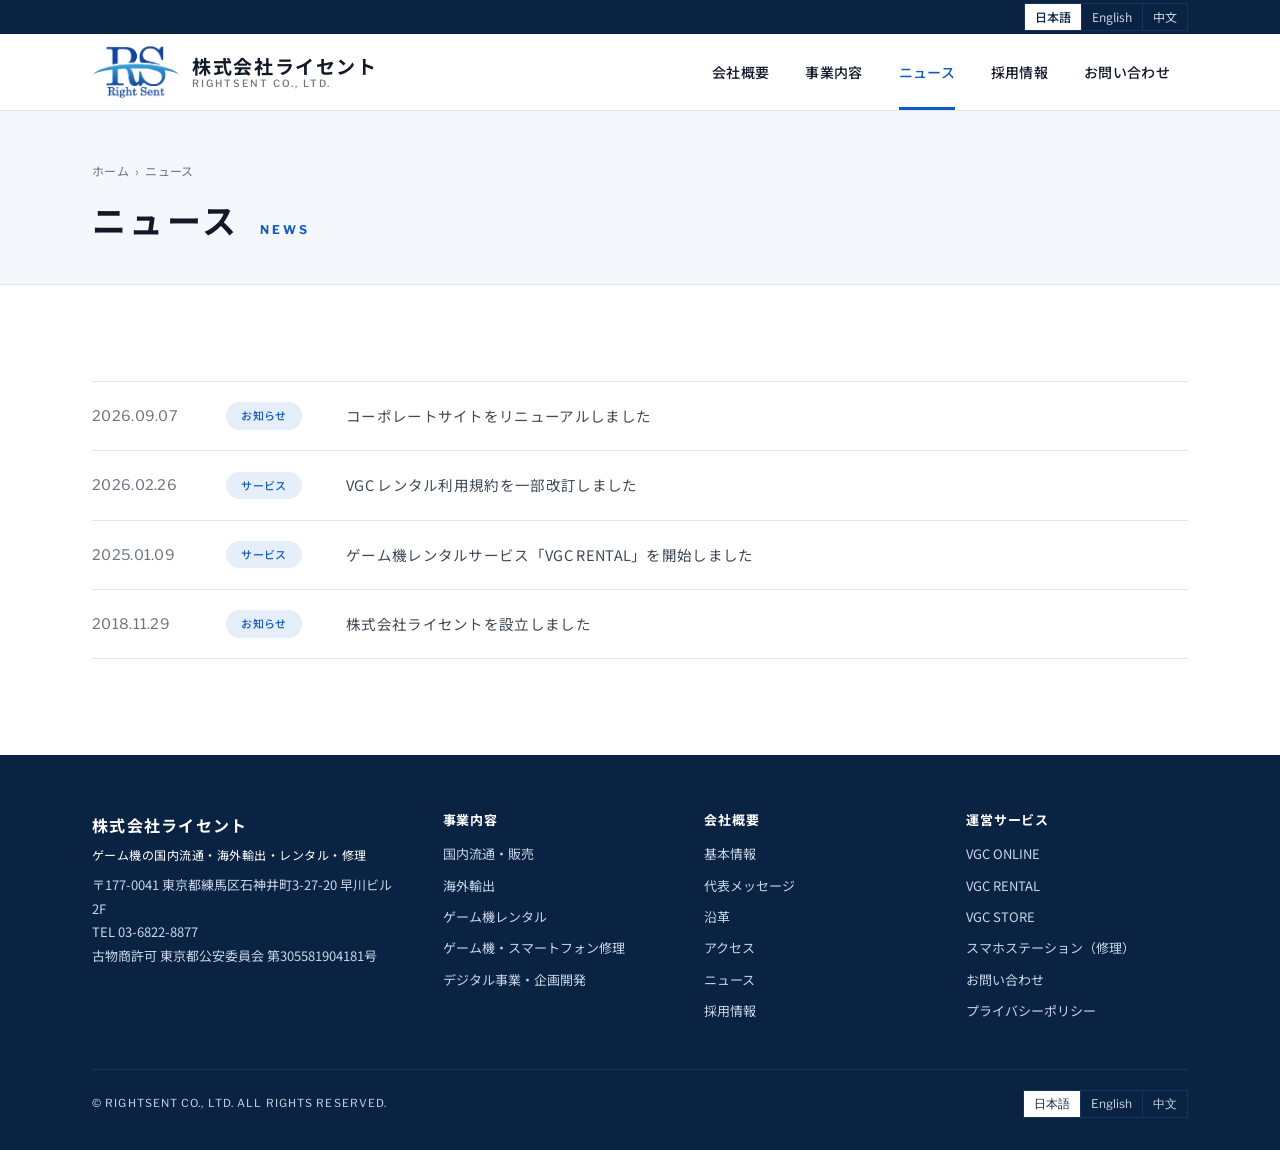
<file: news.html>
<!DOCTYPE html>
<html lang="ja">
<head>
<meta charset="utf-8">
<meta name="viewport" content="width=device-width, initial-scale=1">
<title data-i18n="pt.news">ニュース｜株式会社ライセント</title>
<meta name="description" content="株式会社ライセントからのお知らせ。">
<meta name="color-scheme" content="light">
<link rel="canonical" href="https://www.rightsent.com/news.html">
<meta property="og:type" content="website">
<meta property="og:site_name" content="株式会社ライセント">
<meta property="og:title" content="ニュース｜株式会社ライセント">
<meta property="og:description" content="株式会社ライセントからのお知らせ。">
<meta property="og:url" content="https://www.rightsent.com/news.html">
<meta property="og:image" content="https://www.rightsent.com/assets/img/export.jpg">
<meta property="og:locale" content="ja_JP">
<meta name="twitter:card" content="summary_large_image">
<link rel="icon" href="favicon.png" type="image/png">
<link rel="preconnect" href="https://fonts.googleapis.com">
<link rel="preconnect" href="https://fonts.gstatic.com" crossorigin>
<link rel="stylesheet" href="https://fonts.googleapis.com/css2?family=Noto+Sans+JP:wght@400;500;700&family=Noto+Sans+SC:wght@400;500;700&family=Libre+Franklin:wght@400;500;600;700&display=swap">
<link rel="stylesheet" href="assets/site.css">
</head>
<body>
<a class="skip" href="#main">本文へ</a>

<div class="util"><div class="wrap">
  <div class="lang" role="group" aria-label="Language"><button type="button" data-lang="ja" lang="ja">日本語</button><button type="button" data-lang="en" lang="en">English</button><button type="button" data-lang="zh" lang="zh">中文</button></div>
</div></div>

<header class="head"><div class="wrap">
  <a class="logo" href="index.html"><img class="mark" src="assets/img/logo.png" alt="Right Sent" width="375" height="229"><span class="name"><span data-i18n="brand.name">株式会社ライセント</span><small data-i18n="brand.sub">RIGHTSENT CO., LTD.</small></span></a>
  <button class="menu-btn" type="button" aria-expanded="false" aria-controls="gnav" aria-label="Menu"><span></span></button>
  <ul class="gnav" id="gnav">
    <li><a href="company.html" data-i18n="nav.company">会社概要</a></li>
    <li><a href="business.html" data-i18n="nav.business">事業内容</a></li>
    <li><a href="news.html" aria-current="page" data-i18n="nav.news">ニュース</a></li>
    <li><a href="recruit.html" data-i18n="nav.recruit">採用情報</a></li>
    <li><a href="contact.html" data-i18n="nav.contact">お問い合わせ</a></li>
  </ul>
</div></header>

<main id="main">
<div class="pband"><div class="wrap">
  <ol class="crumb"><li><a href="index.html" data-i18n="nav.home">ホーム</a></li><li data-i18n="news.h2">ニュース</li></ol>
  <h1><span data-i18n="news.h2">ニュース</span><span class="en">NEWS</span></h1>
</div></div>
<section class="sec"><div class="wrap">
  <ul class="news">
    <li><time datetime="2026-09-07">2026.09.07</time><span class="tag" data-i18n="tag.notice">お知らせ</span><span data-i18n="news.1">コーポレートサイトをリニューアルしました</span></li>
    <li><time datetime="2026-02-26">2026.02.26</time><span class="tag" data-i18n="tag.service">サービス</span><span data-i18n="news.2">VGC レンタル利用規約を一部改訂しました</span></li>
    <li><time datetime="2025-01-09">2025.01.09</time><span class="tag" data-i18n="tag.service">サービス</span><a class="ext" href="https://vgc-online.com/pages/vgc-rental" target="_blank" rel="noopener" data-i18n="news.3">ゲーム機レンタルサービス「VGC RENTAL」を開始しました</a></li>
    <li><time datetime="2018-11-29">2018.11.29</time><span class="tag" data-i18n="tag.notice">お知らせ</span><span data-i18n="news.4">株式会社ライセントを設立しました</span></li>
  </ul>
</div></section>
</main>

<footer class="foot" id="footer"><div class="wrap">
  <div class="cols">
    <div class="addr"><strong data-i18n="brand.name">株式会社ライセント</strong><span class="tagline" data-i18n="f.tag">ゲーム機の国内流通・海外輸出・レンタル・修理</span><span data-i18n="f.addr">〒177-0041 東京都練馬区石神井町3-27-20 早川ビル2F<br>TEL 03-6822-8877<br>古物商許可 東京都公安委員会 第305581904181号</span></div>
    <div><h4><a href="business.html" data-i18n="f.h1">事業内容</a></h4><ul><li><a href="business.html#domestic" data-i18n="t1.h">国内流通・販売</a></li><li><a href="business.html#export" data-i18n="t2.h">海外輸出</a></li><li><a href="business.html#rental" data-i18n="t3.h">ゲーム機レンタル</a></li><li><a href="business.html#repair" data-i18n="t4.h">ゲーム機・スマートフォン修理</a></li><li><a href="business.html#digital" data-i18n="t5.h">デジタル事業・企画開発</a></li></ul></div>
    <div><h4><a href="company.html" data-i18n="f.h2">会社概要</a></h4><ul><li><a href="company.html#profile" data-i18n="f.2a">基本情報</a></li><li><a href="company.html#message" data-i18n="f.2b">代表メッセージ</a></li><li><a href="company.html#history" data-i18n="f.2c">沿革</a></li><li><a href="company.html#access" data-i18n="sub.access">アクセス</a></li><li><a href="news.html" data-i18n="nav.news">ニュース</a></li><li><a href="recruit.html" data-i18n="nav.recruit">採用情報</a></li></ul></div>
    <div><h4 data-i18n="f.h3">運営サービス</h4><ul><li><a href="https://vgc-online.com/" target="_blank" rel="noopener">VGC ONLINE</a></li><li><a href="https://vgc-online.com/pages/vgc-rental" target="_blank" rel="noopener">VGC RENTAL</a></li><li><a href="https://vgc-online.com/" target="_blank" rel="noopener">VGC STORE</a></li><li><a href="https://sma-sta.com/nerima/price/" target="_blank" rel="noopener" data-i18n="f.smasta">スマホステーション（修理）</a></li><li><a href="contact.html" data-i18n="nav.contact">お問い合わせ</a></li><li><a href="privacy.html" data-i18n="f.3d">プライバシーポリシー</a></li></ul></div>
  </div>
  <div class="bottom"><span data-i18n="f.copy">© RIGHTSENT CO., LTD. ALL RIGHTS RESERVED.</span><div class="lang" role="group" aria-label="Language"><button type="button" data-lang="ja" lang="ja">日本語</button><button type="button" data-lang="en" lang="en">English</button><button type="button" data-lang="zh" lang="zh">中文</button></div></div>
</div></footer>

<script src="assets/site.js"></script>
</body>
</html>
</file>
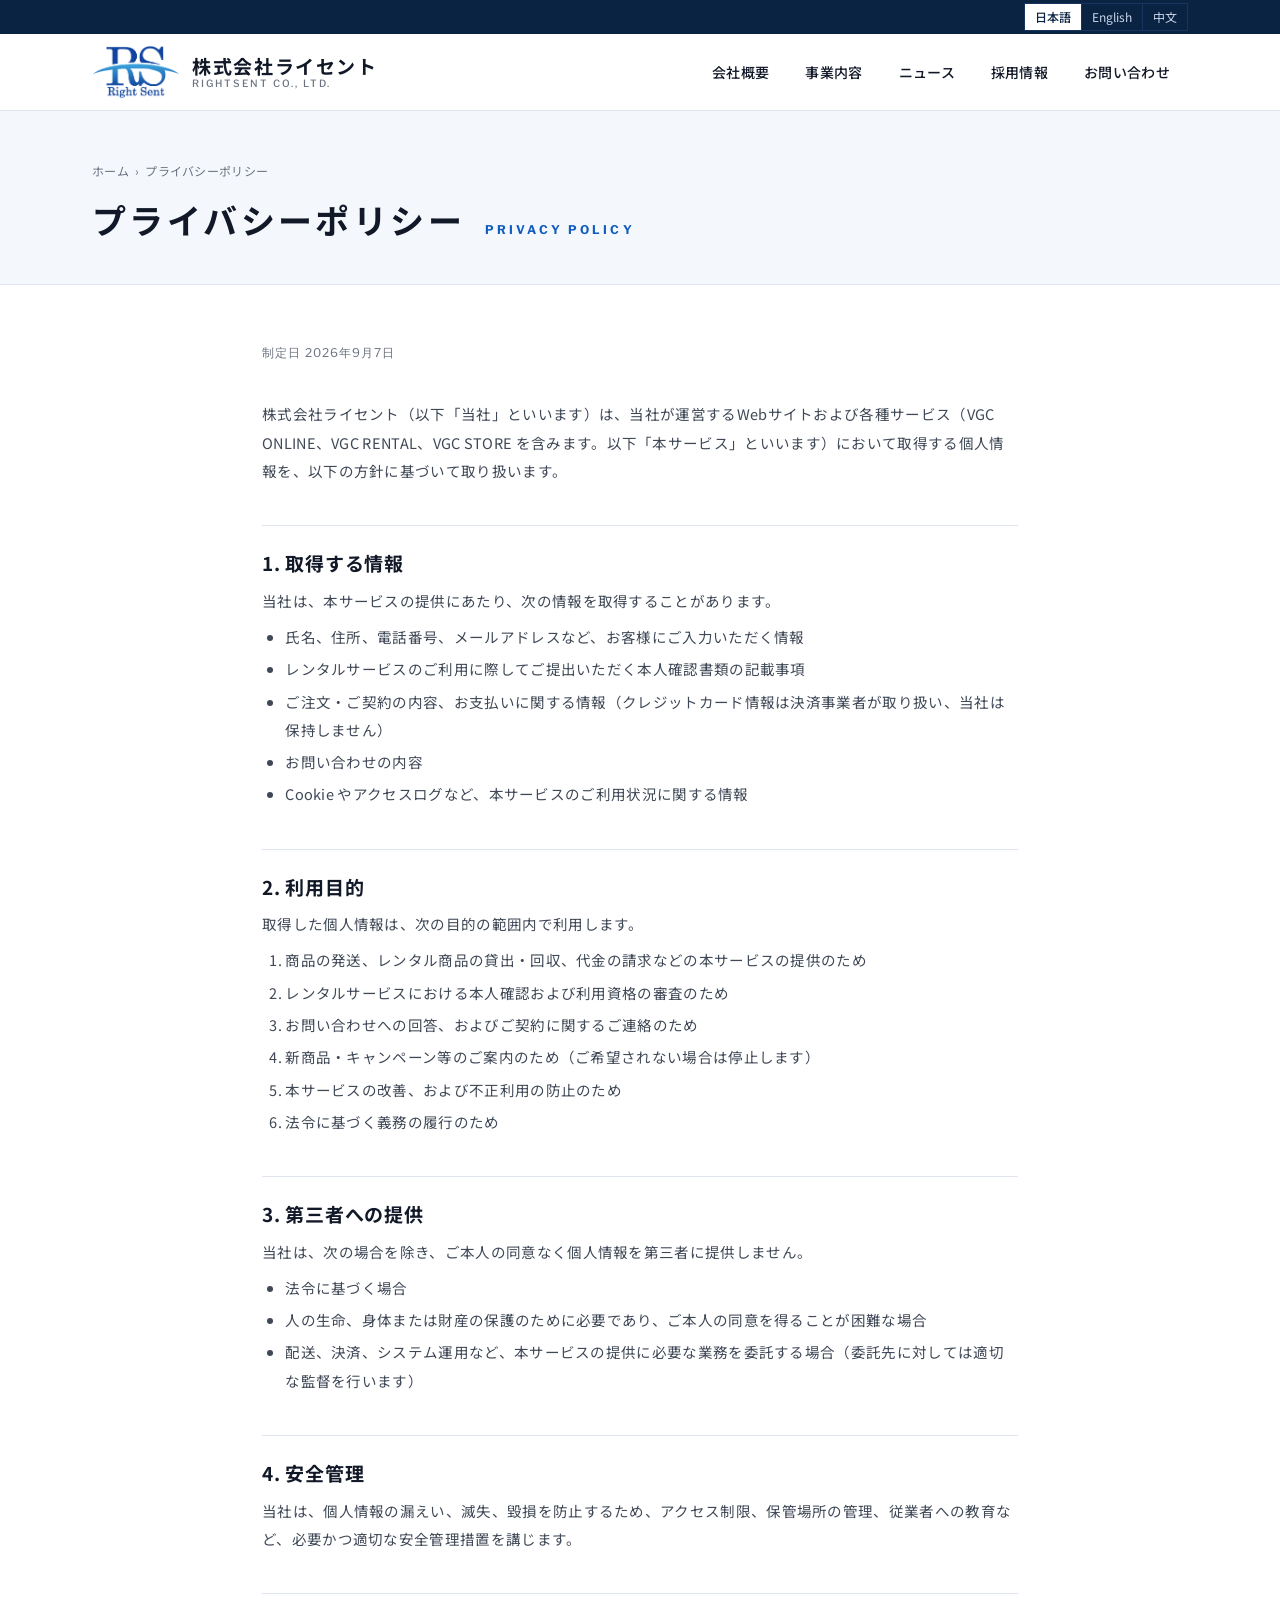
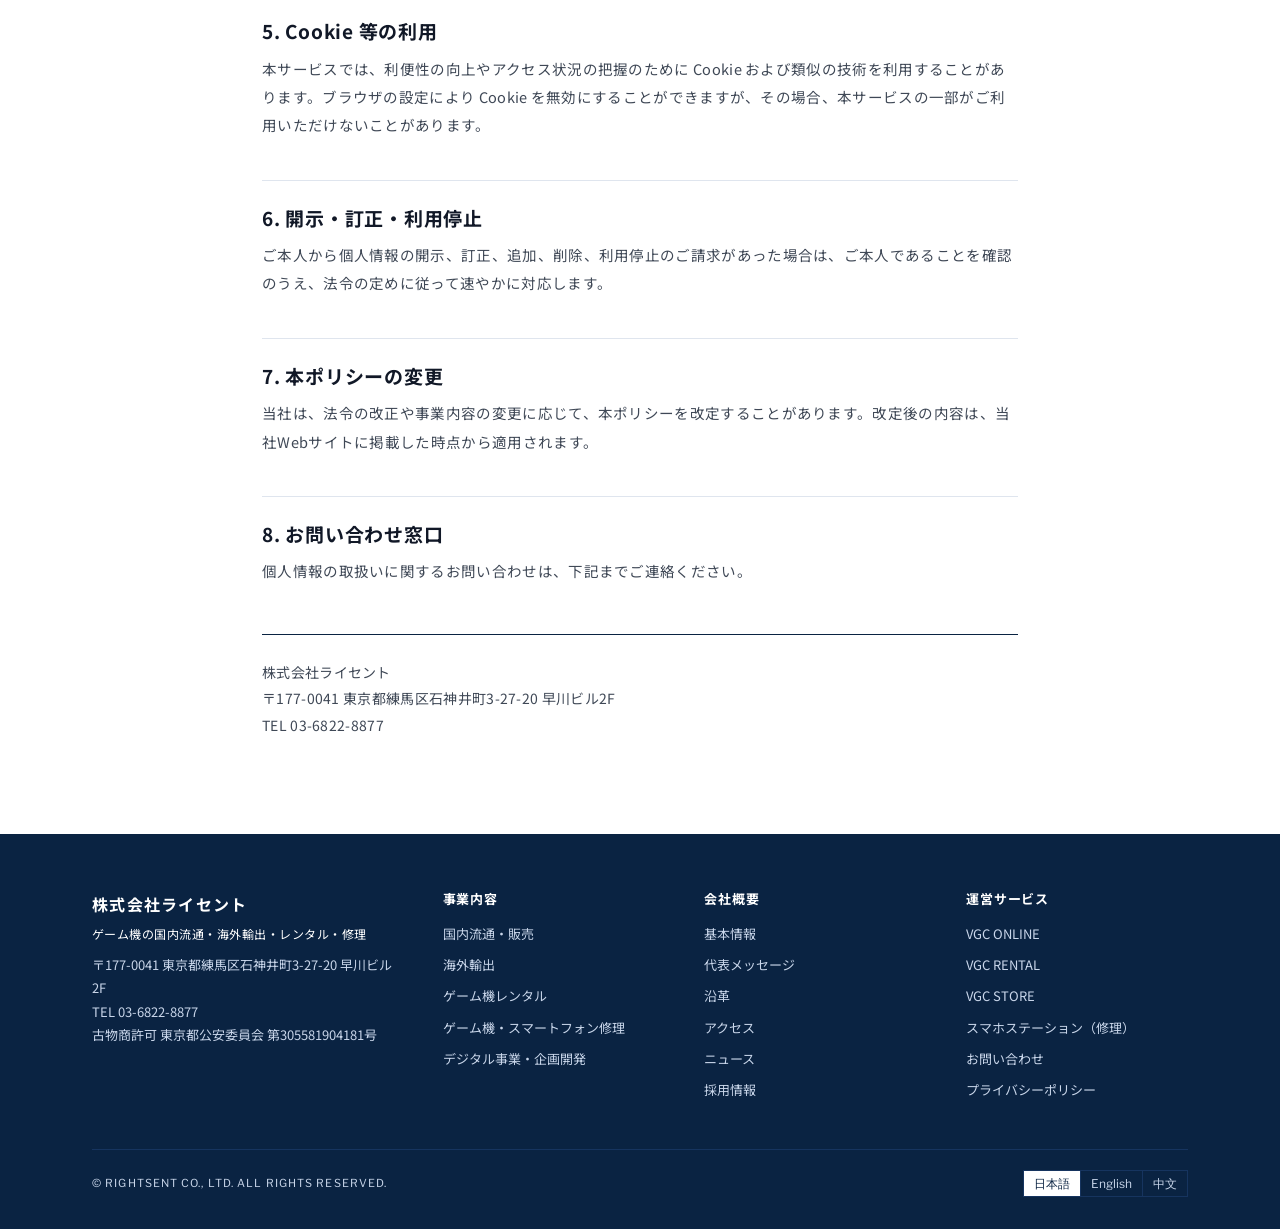
<file: privacy.html>
<!DOCTYPE html>
<html lang="ja">
<head>
<meta charset="utf-8">
<meta name="viewport" content="width=device-width, initial-scale=1">
<title data-i18n="pp.title">プライバシーポリシー｜株式会社ライセント</title>
<meta name="description" content="株式会社ライセントの個人情報の取扱いについて。">
<meta name="color-scheme" content="light">
<link rel="canonical" href="https://www.rightsent.com/privacy.html">
<meta property="og:type" content="website">
<meta property="og:site_name" content="株式会社ライセント">
<meta property="og:title" content="プライバシーポリシー｜株式会社ライセント">
<meta property="og:description" content="株式会社ライセントの個人情報の取扱いについて。">
<meta property="og:url" content="https://www.rightsent.com/privacy.html">
<meta property="og:image" content="https://www.rightsent.com/assets/img/export.jpg">
<meta property="og:locale" content="ja_JP">
<meta name="twitter:card" content="summary_large_image">
<link rel="icon" href="favicon.png" type="image/png">
<link rel="preconnect" href="https://fonts.googleapis.com">
<link rel="preconnect" href="https://fonts.gstatic.com" crossorigin>
<link rel="stylesheet" href="https://fonts.googleapis.com/css2?family=Noto+Sans+JP:wght@400;500;700&family=Noto+Sans+SC:wght@400;500;700&family=Libre+Franklin:wght@400;500;600;700&display=swap">
<link rel="stylesheet" href="assets/site.css">
</head>
<body>
<a class="skip" href="#main">本文へ</a>

<div class="util"><div class="wrap">
  <div class="lang" role="group" aria-label="Language"><button type="button" data-lang="ja" lang="ja">日本語</button><button type="button" data-lang="en" lang="en">English</button><button type="button" data-lang="zh" lang="zh">中文</button></div>
</div></div>

<header class="head"><div class="wrap">
  <a class="logo" href="index.html"><img class="mark" src="assets/img/logo.png" alt="Right Sent" width="375" height="229"><span class="name"><span data-i18n="brand.name">株式会社ライセント</span><small data-i18n="brand.sub">RIGHTSENT CO., LTD.</small></span></a>
  <button class="menu-btn" type="button" aria-expanded="false" aria-controls="gnav" aria-label="Menu"><span></span></button>
  <ul class="gnav" id="gnav">
    <li><a href="company.html" data-i18n="nav.company">会社概要</a></li>
    <li><a href="business.html" data-i18n="nav.business">事業内容</a></li>
    <li><a href="news.html" data-i18n="nav.news">ニュース</a></li>
    <li><a href="recruit.html" data-i18n="nav.recruit">採用情報</a></li>
    <li><a href="contact.html" data-i18n="nav.contact">お問い合わせ</a></li>
  </ul>
</div></header>

<main id="main">
<div class="pband"><div class="wrap">
  <ol class="crumb"><li><a href="index.html" data-i18n="nav.home">ホーム</a></li><li data-i18n="pp.h1">プライバシーポリシー</li></ol>
  <h1><span data-i18n="pp.h1">プライバシーポリシー</span><span class="en">PRIVACY POLICY</span></h1>
</div></div>
<div class="page"><div class="wrap">
    <p class="updated" data-i18n="pp.updated">制定日 2026年9月7日</p>

  <p data-i18n="pp.intro">株式会社ライセント（以下「当社」といいます）は、当社が運営するWebサイトおよび各種サービス（VGC ONLINE、VGC RENTAL、VGC STORE を含みます。以下「本サービス」といいます）において取得する個人情報を、以下の方針に基づいて取り扱います。</p>

  <h3 data-i18n="pp.s1.h">1. 取得する情報</h3>
  <p data-i18n="pp.s1.p">当社は、本サービスの提供にあたり、次の情報を取得することがあります。</p>
  <ul data-i18n="pp.s1.l">
    <li>氏名、住所、電話番号、メールアドレスなど、お客様にご入力いただく情報</li>
    <li>レンタルサービスのご利用に際してご提出いただく本人確認書類の記載事項</li>
    <li>ご注文・ご契約の内容、お支払いに関する情報（クレジットカード情報は決済事業者が取り扱い、当社は保持しません）</li>
    <li>お問い合わせの内容</li>
    <li>Cookie やアクセスログなど、本サービスのご利用状況に関する情報</li>
  </ul>

  <h3 data-i18n="pp.s2.h">2. 利用目的</h3>
  <p data-i18n="pp.s2.p">取得した個人情報は、次の目的の範囲内で利用します。</p>
  <ol data-i18n="pp.s2.l">
    <li>商品の発送、レンタル商品の貸出・回収、代金の請求などの本サービスの提供のため</li>
    <li>レンタルサービスにおける本人確認および利用資格の審査のため</li>
    <li>お問い合わせへの回答、およびご契約に関するご連絡のため</li>
    <li>新商品・キャンペーン等のご案内のため（ご希望されない場合は停止します）</li>
    <li>本サービスの改善、および不正利用の防止のため</li>
    <li>法令に基づく義務の履行のため</li>
  </ol>

  <h3 data-i18n="pp.s3.h">3. 第三者への提供</h3>
  <p data-i18n="pp.s3.p">当社は、次の場合を除き、ご本人の同意なく個人情報を第三者に提供しません。</p>
  <ul data-i18n="pp.s3.l">
    <li>法令に基づく場合</li>
    <li>人の生命、身体または財産の保護のために必要であり、ご本人の同意を得ることが困難な場合</li>
    <li>配送、決済、システム運用など、本サービスの提供に必要な業務を委託する場合（委託先に対しては適切な監督を行います）</li>
  </ul>

  <h3 data-i18n="pp.s4.h">4. 安全管理</h3>
  <p data-i18n="pp.s4.p">当社は、個人情報の漏えい、滅失、毀損を防止するため、アクセス制限、保管場所の管理、従業者への教育など、必要かつ適切な安全管理措置を講じます。</p>

  <h3 data-i18n="pp.s5.h">5. Cookie 等の利用</h3>
  <p data-i18n="pp.s5.p">本サービスでは、利便性の向上やアクセス状況の把握のために Cookie および類似の技術を利用することがあります。ブラウザの設定により Cookie を無効にすることができますが、その場合、本サービスの一部がご利用いただけないことがあります。</p>

  <h3 data-i18n="pp.s6.h">6. 開示・訂正・利用停止</h3>
  <p data-i18n="pp.s6.p">ご本人から個人情報の開示、訂正、追加、削除、利用停止のご請求があった場合は、ご本人であることを確認のうえ、法令の定めに従って速やかに対応します。</p>

  <h3 data-i18n="pp.s7.h">7. 本ポリシーの変更</h3>
  <p data-i18n="pp.s7.p">当社は、法令の改正や事業内容の変更に応じて、本ポリシーを改定することがあります。改定後の内容は、当社Webサイトに掲載した時点から適用されます。</p>

  <h3 data-i18n="pp.s8.h">8. お問い合わせ窓口</h3>
  <p data-i18n="pp.s8.p">個人情報の取扱いに関するお問い合わせは、下記までご連絡ください。</p>
  <p class="sig" data-i18n="pp.sig">株式会社ライセント<br>〒177-0041 東京都練馬区石神井町3-27-20 早川ビル2F<br>TEL 03-6822-8877</p>
</div></div>
</main>

<footer class="foot" id="footer"><div class="wrap">
  <div class="cols">
    <div class="addr"><strong data-i18n="brand.name">株式会社ライセント</strong><span class="tagline" data-i18n="f.tag">ゲーム機の国内流通・海外輸出・レンタル・修理</span><span data-i18n="f.addr">〒177-0041 東京都練馬区石神井町3-27-20 早川ビル2F<br>TEL 03-6822-8877<br>古物商許可 東京都公安委員会 第305581904181号</span></div>
    <div><h4><a href="business.html" data-i18n="f.h1">事業内容</a></h4><ul><li><a href="business.html#domestic" data-i18n="t1.h">国内流通・販売</a></li><li><a href="business.html#export" data-i18n="t2.h">海外輸出</a></li><li><a href="business.html#rental" data-i18n="t3.h">ゲーム機レンタル</a></li><li><a href="business.html#repair" data-i18n="t4.h">ゲーム機・スマートフォン修理</a></li><li><a href="business.html#digital" data-i18n="t5.h">デジタル事業・企画開発</a></li></ul></div>
    <div><h4><a href="company.html" data-i18n="f.h2">会社概要</a></h4><ul><li><a href="company.html#profile" data-i18n="f.2a">基本情報</a></li><li><a href="company.html#message" data-i18n="f.2b">代表メッセージ</a></li><li><a href="company.html#history" data-i18n="f.2c">沿革</a></li><li><a href="company.html#access" data-i18n="sub.access">アクセス</a></li><li><a href="news.html" data-i18n="nav.news">ニュース</a></li><li><a href="recruit.html" data-i18n="nav.recruit">採用情報</a></li></ul></div>
    <div><h4 data-i18n="f.h3">運営サービス</h4><ul><li><a href="https://vgc-online.com/" target="_blank" rel="noopener">VGC ONLINE</a></li><li><a href="https://vgc-online.com/pages/vgc-rental" target="_blank" rel="noopener">VGC RENTAL</a></li><li><a href="https://vgc-online.com/" target="_blank" rel="noopener">VGC STORE</a></li><li><a href="https://sma-sta.com/nerima/price/" target="_blank" rel="noopener" data-i18n="f.smasta">スマホステーション（修理）</a></li><li><a href="contact.html" data-i18n="nav.contact">お問い合わせ</a></li><li><a href="privacy.html" data-i18n="f.3d">プライバシーポリシー</a></li></ul></div>
  </div>
  <div class="bottom"><span data-i18n="f.copy">© RIGHTSENT CO., LTD. ALL RIGHTS RESERVED.</span><div class="lang" role="group" aria-label="Language"><button type="button" data-lang="ja" lang="ja">日本語</button><button type="button" data-lang="en" lang="en">English</button><button type="button" data-lang="zh" lang="zh">中文</button></div></div>
</div></footer>

<script src="assets/site.js"></script>
</body>
</html>
</file>
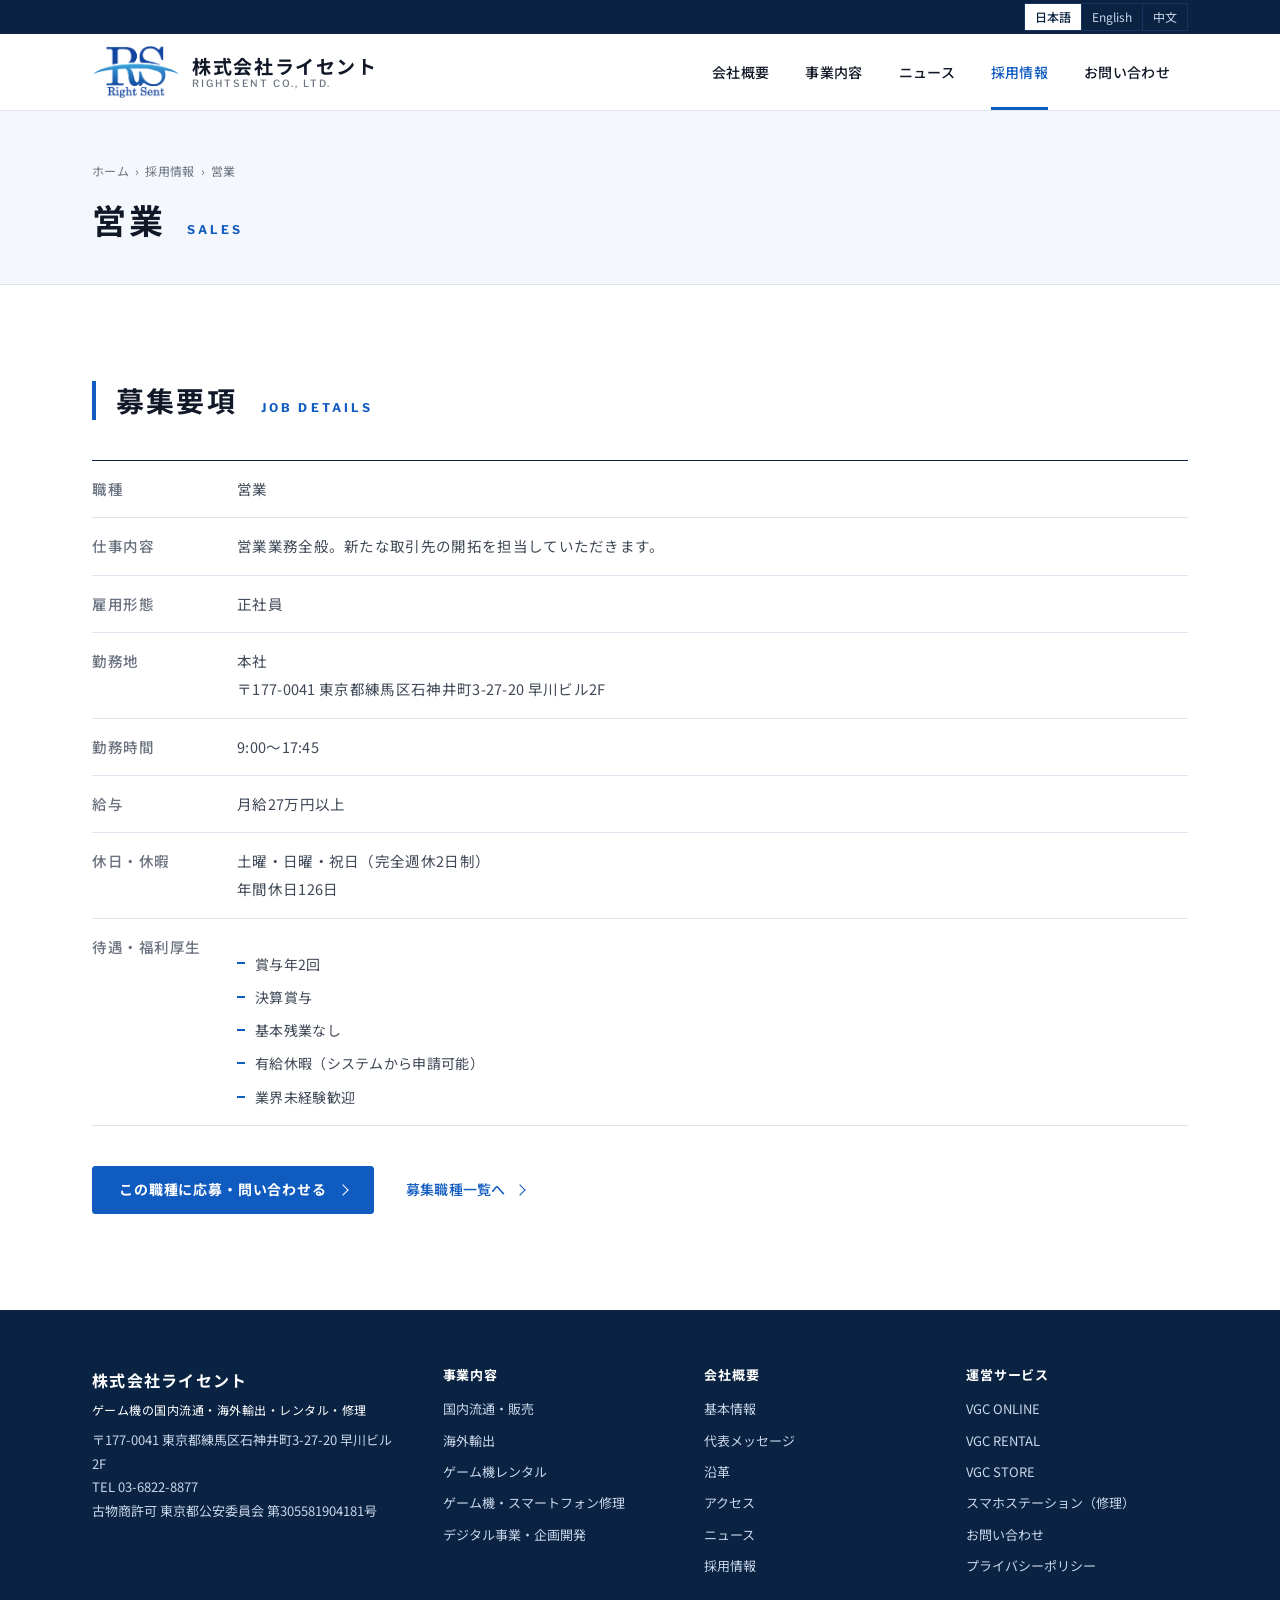
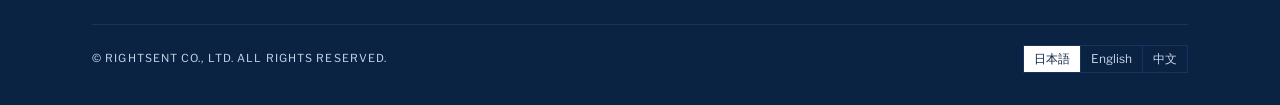
<file: recruit-sales.html>
<!DOCTYPE html>
<html lang="ja">
<head>
<meta charset="utf-8">
<meta name="viewport" content="width=device-width, initial-scale=1">
<title data-i18n="pt.rc.sales">営業｜採用情報｜株式会社ライセント</title>
<meta name="description" content="株式会社ライセントの採用情報：営業（正社員）の募集要項。">
<meta name="color-scheme" content="light">
<link rel="canonical" href="https://www.rightsent.com/recruit-sales.html">
<meta property="og:type" content="website">
<meta property="og:site_name" content="株式会社ライセント">
<meta property="og:title" content="営業｜採用情報｜株式会社ライセント">
<meta property="og:description" content="株式会社ライセントの採用情報：営業（正社員）の募集要項。">
<meta property="og:url" content="https://www.rightsent.com/recruit-sales.html">
<meta property="og:image" content="https://www.rightsent.com/assets/img/export.jpg">
<meta property="og:locale" content="ja_JP">
<meta name="twitter:card" content="summary_large_image">
<link rel="icon" href="favicon.png" type="image/png">
<link rel="preconnect" href="https://fonts.googleapis.com">
<link rel="preconnect" href="https://fonts.gstatic.com" crossorigin>
<link rel="stylesheet" href="https://fonts.googleapis.com/css2?family=Noto+Sans+JP:wght@400;500;700&family=Noto+Sans+SC:wght@400;500;700&family=Libre+Franklin:wght@400;500;600;700&display=swap">
<link rel="stylesheet" href="assets/site.css">
</head>
<body>
<a class="skip" href="#main">本文へ</a>

<div class="util"><div class="wrap">
  <div class="lang" role="group" aria-label="Language"><button type="button" data-lang="ja" lang="ja">日本語</button><button type="button" data-lang="en" lang="en">English</button><button type="button" data-lang="zh" lang="zh">中文</button></div>
</div></div>

<header class="head"><div class="wrap">
  <a class="logo" href="index.html"><img class="mark" src="assets/img/logo.png" alt="Right Sent" width="375" height="229"><span class="name"><span data-i18n="brand.name">株式会社ライセント</span><small data-i18n="brand.sub">RIGHTSENT CO., LTD.</small></span></a>
  <button class="menu-btn" type="button" aria-expanded="false" aria-controls="gnav" aria-label="Menu"><span></span></button>
  <ul class="gnav" id="gnav">
    <li><a href="company.html" data-i18n="nav.company">会社概要</a></li>
    <li><a href="business.html" data-i18n="nav.business">事業内容</a></li>
    <li><a href="news.html" data-i18n="nav.news">ニュース</a></li>
    <li><a href="recruit.html" aria-current="page" data-i18n="nav.recruit">採用情報</a></li>
    <li><a href="contact.html" data-i18n="nav.contact">お問い合わせ</a></li>
  </ul>
</div></header>

<main id="main">
<div class="pband"><div class="wrap">
  <ol class="crumb"><li><a href="index.html" data-i18n="nav.home">ホーム</a></li><li><a href="recruit.html" data-i18n="nav.recruit">採用情報</a></li><li data-i18n="rc.sales.h">営業</li></ol>
  <h1><span data-i18n="rc.sales.h">営業</span><span class="en">SALES</span></h1>
</div></div>
<section class="sec"><div class="wrap">
  <div class="sh"><h2 data-i18n="rc.req">募集要項</h2><span class="en">JOB DETAILS</span></div>
  <table class="profile">
    <tr><th data-i18n="rc.k.job">職種</th><td data-i18n="rc.sales.h">営業</td></tr>
    <tr><th data-i18n="rc.k.desc">仕事内容</th><td data-i18n="rc.sales.p">営業業務全般。新たな取引先の開拓を担当していただきます。</td></tr>
    <tr><th data-i18n="rc.k.type">雇用形態</th><td data-i18n="rc.v.type">正社員</td></tr>
    <tr><th data-i18n="rc.k.place">勤務地</th><td><span data-i18n="rc.v.place">本社</span><br><span data-i18n="c.hq.v">〒177-0041 東京都練馬区石神井町3-27-20 早川ビル2F</span></td></tr>
    <tr><th data-i18n="rc.k.hours">勤務時間</th><td data-i18n="rc.v.hours">9:00〜17:45</td></tr>
    <tr><th data-i18n="rc.k.salary">給与</th><td data-i18n="rc.v.salary">月給27万円以上</td></tr>
    <tr><th data-i18n="rc.k.holiday">休日・休暇</th><td data-i18n="rc.v.holiday">土曜・日曜・祝日（完全週休2日制）<br>年間休日126日</td></tr>
    <tr><th data-i18n="rc.k.benefit">待遇・福利厚生</th><td><ul class="items" data-i18n="rc.v.benefit"><li>賞与年2回</li><li>決算賞与</li><li>基本残業なし</li><li>有給休暇（システムから申請可能）</li><li>業界未経験歓迎</li></ul></td></tr>
  </table>
  <div class="rc-cta"><a class="btn solid" href="contact.html?type=recruit#form" data-i18n="rc.apply">この職種に応募・問い合わせる</a><a class="arrow" href="recruit.html" data-i18n="rc.back">募集職種一覧へ</a></div>
</div></section>
</main>

<footer class="foot" id="footer"><div class="wrap">
  <div class="cols">
    <div class="addr"><strong data-i18n="brand.name">株式会社ライセント</strong><span class="tagline" data-i18n="f.tag">ゲーム機の国内流通・海外輸出・レンタル・修理</span><span data-i18n="f.addr">〒177-0041 東京都練馬区石神井町3-27-20 早川ビル2F<br>TEL 03-6822-8877<br>古物商許可 東京都公安委員会 第305581904181号</span></div>
    <div><h4><a href="business.html" data-i18n="f.h1">事業内容</a></h4><ul><li><a href="business.html#domestic" data-i18n="t1.h">国内流通・販売</a></li><li><a href="business.html#export" data-i18n="t2.h">海外輸出</a></li><li><a href="business.html#rental" data-i18n="t3.h">ゲーム機レンタル</a></li><li><a href="business.html#repair" data-i18n="t4.h">ゲーム機・スマートフォン修理</a></li><li><a href="business.html#digital" data-i18n="t5.h">デジタル事業・企画開発</a></li></ul></div>
    <div><h4><a href="company.html" data-i18n="f.h2">会社概要</a></h4><ul><li><a href="company.html#profile" data-i18n="f.2a">基本情報</a></li><li><a href="company.html#message" data-i18n="f.2b">代表メッセージ</a></li><li><a href="company.html#history" data-i18n="f.2c">沿革</a></li><li><a href="company.html#access" data-i18n="sub.access">アクセス</a></li><li><a href="news.html" data-i18n="nav.news">ニュース</a></li><li><a href="recruit.html" data-i18n="nav.recruit">採用情報</a></li></ul></div>
    <div><h4 data-i18n="f.h3">運営サービス</h4><ul><li><a href="https://vgc-online.com/" target="_blank" rel="noopener">VGC ONLINE</a></li><li><a href="https://vgc-online.com/pages/vgc-rental" target="_blank" rel="noopener">VGC RENTAL</a></li><li><a href="https://vgc-online.com/" target="_blank" rel="noopener">VGC STORE</a></li><li><a href="https://sma-sta.com/nerima/price/" target="_blank" rel="noopener" data-i18n="f.smasta">スマホステーション（修理）</a></li><li><a href="contact.html" data-i18n="nav.contact">お問い合わせ</a></li><li><a href="privacy.html" data-i18n="f.3d">プライバシーポリシー</a></li></ul></div>
  </div>
  <div class="bottom"><span data-i18n="f.copy">© RIGHTSENT CO., LTD. ALL RIGHTS RESERVED.</span><div class="lang" role="group" aria-label="Language"><button type="button" data-lang="ja" lang="ja">日本語</button><button type="button" data-lang="en" lang="en">English</button><button type="button" data-lang="zh" lang="zh">中文</button></div></div>
</div></footer>

<script src="assets/site.js"></script>
</body>
</html>
</file>
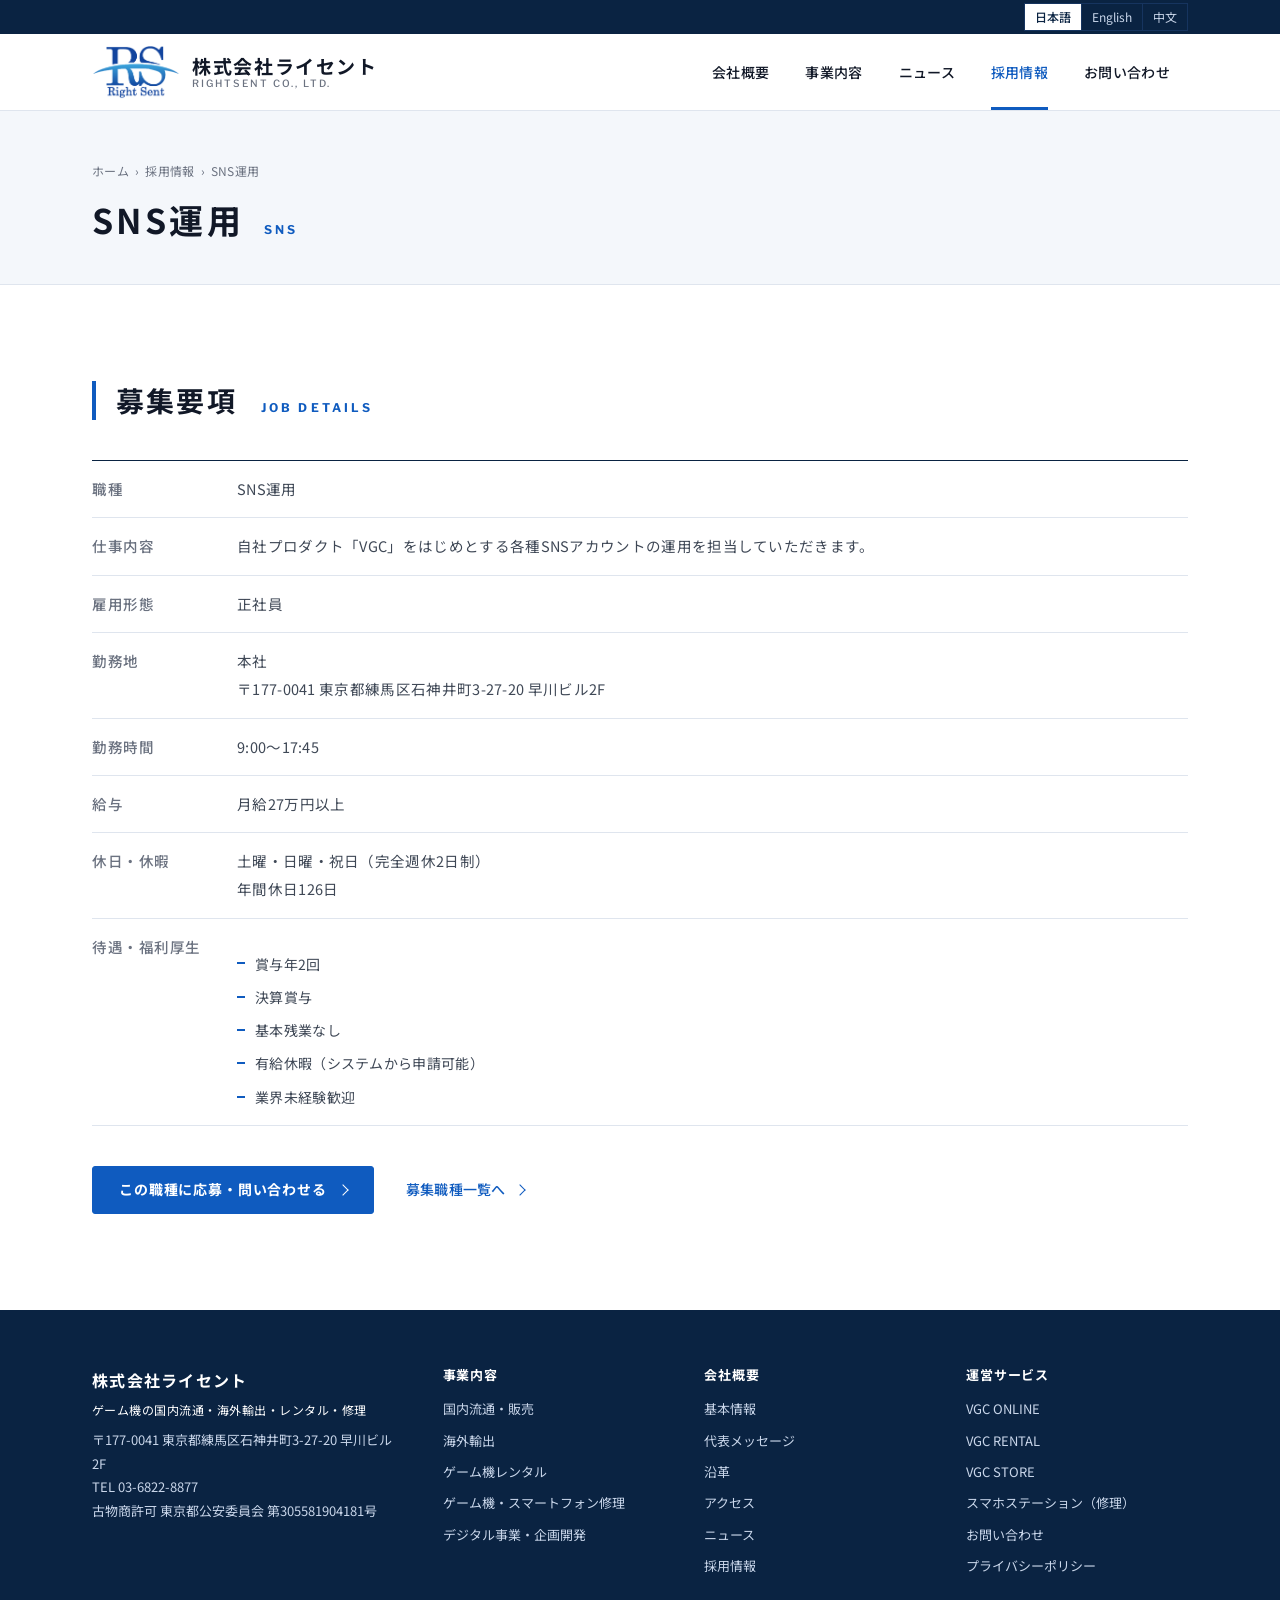
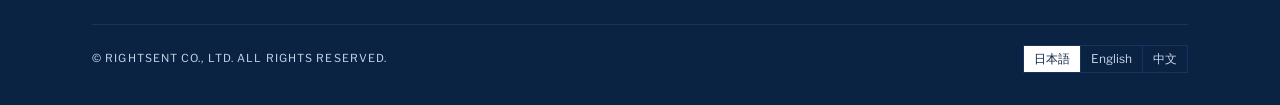
<file: recruit-sns.html>
<!DOCTYPE html>
<html lang="ja">
<head>
<meta charset="utf-8">
<meta name="viewport" content="width=device-width, initial-scale=1">
<title data-i18n="pt.rc.sns">SNS運用｜採用情報｜株式会社ライセント</title>
<meta name="description" content="株式会社ライセントの採用情報：SNS運用（正社員）の募集要項。">
<meta name="color-scheme" content="light">
<link rel="canonical" href="https://www.rightsent.com/recruit-sns.html">
<meta property="og:type" content="website">
<meta property="og:site_name" content="株式会社ライセント">
<meta property="og:title" content="SNS運用｜採用情報｜株式会社ライセント">
<meta property="og:description" content="株式会社ライセントの採用情報：SNS運用（正社員）の募集要項。">
<meta property="og:url" content="https://www.rightsent.com/recruit-sns.html">
<meta property="og:image" content="https://www.rightsent.com/assets/img/export.jpg">
<meta property="og:locale" content="ja_JP">
<meta name="twitter:card" content="summary_large_image">
<link rel="icon" href="favicon.png" type="image/png">
<link rel="preconnect" href="https://fonts.googleapis.com">
<link rel="preconnect" href="https://fonts.gstatic.com" crossorigin>
<link rel="stylesheet" href="https://fonts.googleapis.com/css2?family=Noto+Sans+JP:wght@400;500;700&family=Noto+Sans+SC:wght@400;500;700&family=Libre+Franklin:wght@400;500;600;700&display=swap">
<link rel="stylesheet" href="assets/site.css">
</head>
<body>
<a class="skip" href="#main">本文へ</a>

<div class="util"><div class="wrap">
  <div class="lang" role="group" aria-label="Language"><button type="button" data-lang="ja" lang="ja">日本語</button><button type="button" data-lang="en" lang="en">English</button><button type="button" data-lang="zh" lang="zh">中文</button></div>
</div></div>

<header class="head"><div class="wrap">
  <a class="logo" href="index.html"><img class="mark" src="assets/img/logo.png" alt="Right Sent" width="375" height="229"><span class="name"><span data-i18n="brand.name">株式会社ライセント</span><small data-i18n="brand.sub">RIGHTSENT CO., LTD.</small></span></a>
  <button class="menu-btn" type="button" aria-expanded="false" aria-controls="gnav" aria-label="Menu"><span></span></button>
  <ul class="gnav" id="gnav">
    <li><a href="company.html" data-i18n="nav.company">会社概要</a></li>
    <li><a href="business.html" data-i18n="nav.business">事業内容</a></li>
    <li><a href="news.html" data-i18n="nav.news">ニュース</a></li>
    <li><a href="recruit.html" aria-current="page" data-i18n="nav.recruit">採用情報</a></li>
    <li><a href="contact.html" data-i18n="nav.contact">お問い合わせ</a></li>
  </ul>
</div></header>

<main id="main">
<div class="pband"><div class="wrap">
  <ol class="crumb"><li><a href="index.html" data-i18n="nav.home">ホーム</a></li><li><a href="recruit.html" data-i18n="nav.recruit">採用情報</a></li><li data-i18n="rc.sns.h">SNS運用</li></ol>
  <h1><span data-i18n="rc.sns.h">SNS運用</span><span class="en">SNS</span></h1>
</div></div>
<section class="sec"><div class="wrap">
  <div class="sh"><h2 data-i18n="rc.req">募集要項</h2><span class="en">JOB DETAILS</span></div>
  <table class="profile">
    <tr><th data-i18n="rc.k.job">職種</th><td data-i18n="rc.sns.h">SNS運用</td></tr>
    <tr><th data-i18n="rc.k.desc">仕事内容</th><td data-i18n="rc.sns.p">自社プロダクト「VGC」をはじめとする各種SNSアカウントの運用を担当していただきます。</td></tr>
    <tr><th data-i18n="rc.k.type">雇用形態</th><td data-i18n="rc.v.type">正社員</td></tr>
    <tr><th data-i18n="rc.k.place">勤務地</th><td><span data-i18n="rc.v.place">本社</span><br><span data-i18n="c.hq.v">〒177-0041 東京都練馬区石神井町3-27-20 早川ビル2F</span></td></tr>
    <tr><th data-i18n="rc.k.hours">勤務時間</th><td data-i18n="rc.v.hours">9:00〜17:45</td></tr>
    <tr><th data-i18n="rc.k.salary">給与</th><td data-i18n="rc.v.salary">月給27万円以上</td></tr>
    <tr><th data-i18n="rc.k.holiday">休日・休暇</th><td data-i18n="rc.v.holiday">土曜・日曜・祝日（完全週休2日制）<br>年間休日126日</td></tr>
    <tr><th data-i18n="rc.k.benefit">待遇・福利厚生</th><td><ul class="items" data-i18n="rc.v.benefit"><li>賞与年2回</li><li>決算賞与</li><li>基本残業なし</li><li>有給休暇（システムから申請可能）</li><li>業界未経験歓迎</li></ul></td></tr>
  </table>
  <div class="rc-cta"><a class="btn solid" href="contact.html?type=recruit#form" data-i18n="rc.apply">この職種に応募・問い合わせる</a><a class="arrow" href="recruit.html" data-i18n="rc.back">募集職種一覧へ</a></div>
</div></section>
</main>

<footer class="foot" id="footer"><div class="wrap">
  <div class="cols">
    <div class="addr"><strong data-i18n="brand.name">株式会社ライセント</strong><span class="tagline" data-i18n="f.tag">ゲーム機の国内流通・海外輸出・レンタル・修理</span><span data-i18n="f.addr">〒177-0041 東京都練馬区石神井町3-27-20 早川ビル2F<br>TEL 03-6822-8877<br>古物商許可 東京都公安委員会 第305581904181号</span></div>
    <div><h4><a href="business.html" data-i18n="f.h1">事業内容</a></h4><ul><li><a href="business.html#domestic" data-i18n="t1.h">国内流通・販売</a></li><li><a href="business.html#export" data-i18n="t2.h">海外輸出</a></li><li><a href="business.html#rental" data-i18n="t3.h">ゲーム機レンタル</a></li><li><a href="business.html#repair" data-i18n="t4.h">ゲーム機・スマートフォン修理</a></li><li><a href="business.html#digital" data-i18n="t5.h">デジタル事業・企画開発</a></li></ul></div>
    <div><h4><a href="company.html" data-i18n="f.h2">会社概要</a></h4><ul><li><a href="company.html#profile" data-i18n="f.2a">基本情報</a></li><li><a href="company.html#message" data-i18n="f.2b">代表メッセージ</a></li><li><a href="company.html#history" data-i18n="f.2c">沿革</a></li><li><a href="company.html#access" data-i18n="sub.access">アクセス</a></li><li><a href="news.html" data-i18n="nav.news">ニュース</a></li><li><a href="recruit.html" data-i18n="nav.recruit">採用情報</a></li></ul></div>
    <div><h4 data-i18n="f.h3">運営サービス</h4><ul><li><a href="https://vgc-online.com/" target="_blank" rel="noopener">VGC ONLINE</a></li><li><a href="https://vgc-online.com/pages/vgc-rental" target="_blank" rel="noopener">VGC RENTAL</a></li><li><a href="https://vgc-online.com/" target="_blank" rel="noopener">VGC STORE</a></li><li><a href="https://sma-sta.com/nerima/price/" target="_blank" rel="noopener" data-i18n="f.smasta">スマホステーション（修理）</a></li><li><a href="contact.html" data-i18n="nav.contact">お問い合わせ</a></li><li><a href="privacy.html" data-i18n="f.3d">プライバシーポリシー</a></li></ul></div>
  </div>
  <div class="bottom"><span data-i18n="f.copy">© RIGHTSENT CO., LTD. ALL RIGHTS RESERVED.</span><div class="lang" role="group" aria-label="Language"><button type="button" data-lang="ja" lang="ja">日本語</button><button type="button" data-lang="en" lang="en">English</button><button type="button" data-lang="zh" lang="zh">中文</button></div></div>
</div></footer>

<script src="assets/site.js"></script>
</body>
</html>
</file>
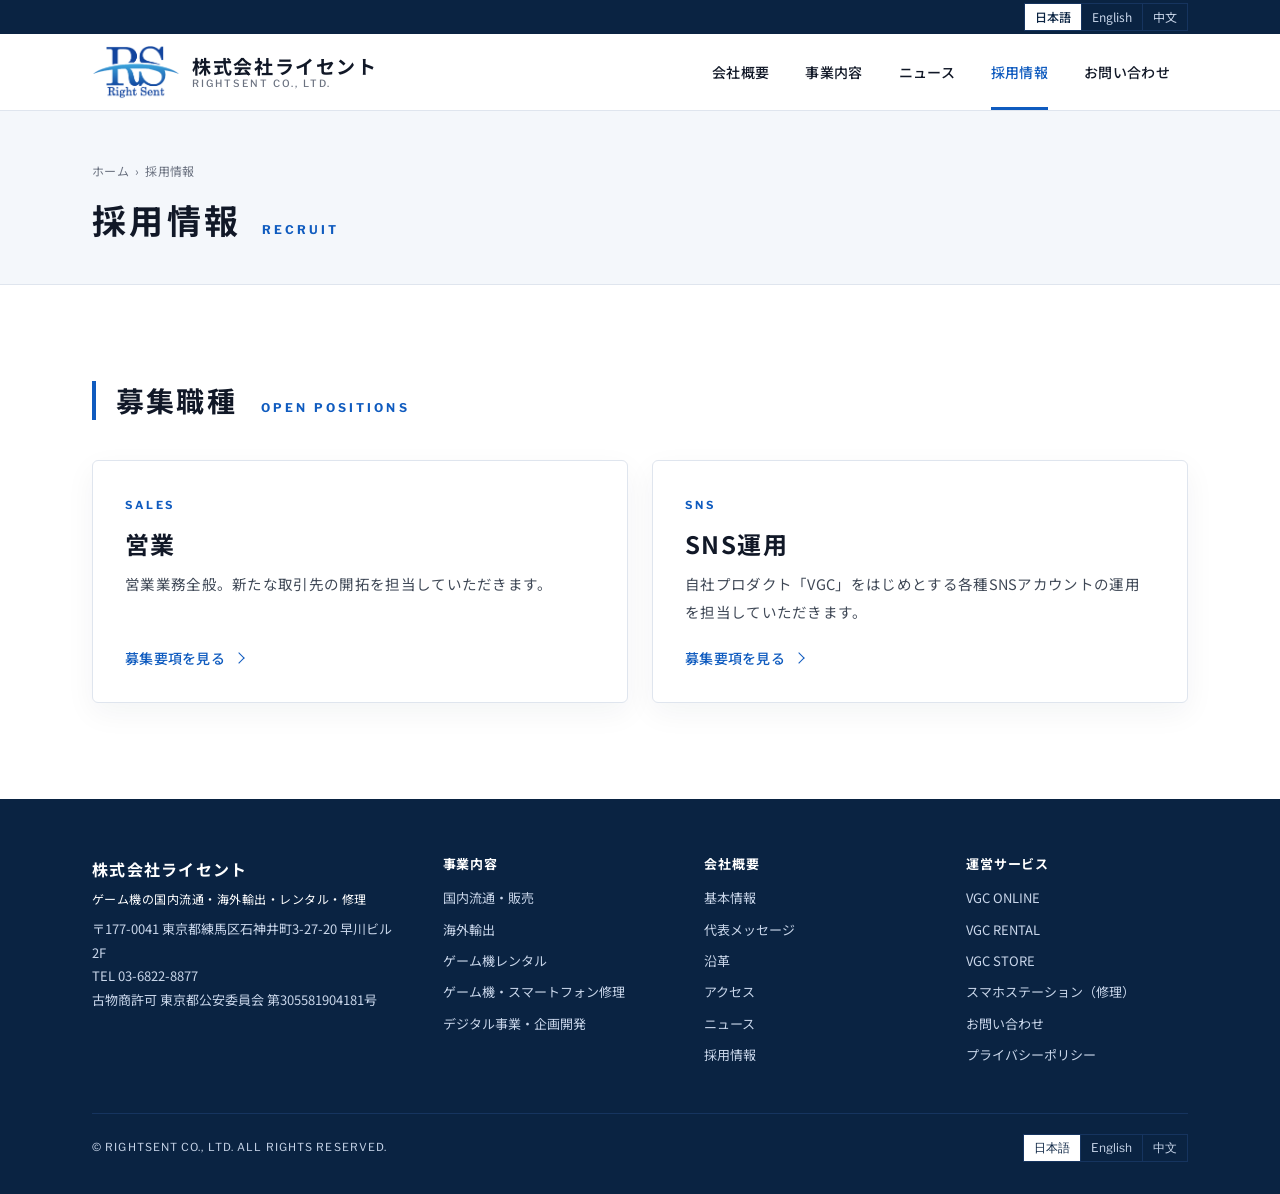
<file: recruit.html>
<!DOCTYPE html>
<html lang="ja">
<head>
<meta charset="utf-8">
<meta name="viewport" content="width=device-width, initial-scale=1">
<title data-i18n="pt.recruit">採用情報｜株式会社ライセント</title>
<meta name="description" content="株式会社ライセントの採用情報。営業、SNS運用の募集要項。">
<meta name="color-scheme" content="light">
<link rel="canonical" href="https://www.rightsent.com/recruit.html">
<meta property="og:type" content="website">
<meta property="og:site_name" content="株式会社ライセント">
<meta property="og:title" content="採用情報｜株式会社ライセント">
<meta property="og:description" content="株式会社ライセントの採用情報。営業、SNS運用の募集要項。">
<meta property="og:url" content="https://www.rightsent.com/recruit.html">
<meta property="og:image" content="https://www.rightsent.com/assets/img/export.jpg">
<meta property="og:locale" content="ja_JP">
<meta name="twitter:card" content="summary_large_image">
<link rel="icon" href="favicon.png" type="image/png">
<link rel="preconnect" href="https://fonts.googleapis.com">
<link rel="preconnect" href="https://fonts.gstatic.com" crossorigin>
<link rel="stylesheet" href="https://fonts.googleapis.com/css2?family=Noto+Sans+JP:wght@400;500;700&family=Noto+Sans+SC:wght@400;500;700&family=Libre+Franklin:wght@400;500;600;700&display=swap">
<link rel="stylesheet" href="assets/site.css">
</head>
<body>
<a class="skip" href="#main">本文へ</a>

<div class="util"><div class="wrap">
  <div class="lang" role="group" aria-label="Language"><button type="button" data-lang="ja" lang="ja">日本語</button><button type="button" data-lang="en" lang="en">English</button><button type="button" data-lang="zh" lang="zh">中文</button></div>
</div></div>

<header class="head"><div class="wrap">
  <a class="logo" href="index.html"><img class="mark" src="assets/img/logo.png" alt="Right Sent" width="375" height="229"><span class="name"><span data-i18n="brand.name">株式会社ライセント</span><small data-i18n="brand.sub">RIGHTSENT CO., LTD.</small></span></a>
  <button class="menu-btn" type="button" aria-expanded="false" aria-controls="gnav" aria-label="Menu"><span></span></button>
  <ul class="gnav" id="gnav">
    <li><a href="company.html" data-i18n="nav.company">会社概要</a></li>
    <li><a href="business.html" data-i18n="nav.business">事業内容</a></li>
    <li><a href="news.html" data-i18n="nav.news">ニュース</a></li>
    <li><a href="recruit.html" aria-current="page" data-i18n="nav.recruit">採用情報</a></li>
    <li><a href="contact.html" data-i18n="nav.contact">お問い合わせ</a></li>
  </ul>
</div></header>

<main id="main">
<div class="pband"><div class="wrap">
  <ol class="crumb"><li><a href="index.html" data-i18n="nav.home">ホーム</a></li><li data-i18n="nav.recruit">採用情報</li></ol>
  <h1><span data-i18n="nav.recruit">採用情報</span><span class="en">RECRUIT</span></h1>
</div></div>
<section class="sec"><div class="wrap">
  <div class="sh"><h2 data-i18n="rc.open">募集職種</h2><span class="en">OPEN POSITIONS</span></div>
  <div class="jobs">
    <a class="job" href="recruit-sales.html"><span class="en">SALES</span><h3 data-i18n="rc.sales.h">営業</h3><p data-i18n="rc.sales.p">営業業務全般。新たな取引先の開拓を担当していただきます。</p><span class="arrow" data-i18n="rc.more">募集要項を見る</span></a>
    <a class="job" href="recruit-sns.html"><span class="en">SNS</span><h3 data-i18n="rc.sns.h">SNS運用</h3><p data-i18n="rc.sns.p">自社プロダクト「VGC」をはじめとする各種SNSアカウントの運用を担当していただきます。</p><span class="arrow" data-i18n="rc.more">募集要項を見る</span></a>
  </div>
</div></section>
</main>

<footer class="foot" id="footer"><div class="wrap">
  <div class="cols">
    <div class="addr"><strong data-i18n="brand.name">株式会社ライセント</strong><span class="tagline" data-i18n="f.tag">ゲーム機の国内流通・海外輸出・レンタル・修理</span><span data-i18n="f.addr">〒177-0041 東京都練馬区石神井町3-27-20 早川ビル2F<br>TEL 03-6822-8877<br>古物商許可 東京都公安委員会 第305581904181号</span></div>
    <div><h4><a href="business.html" data-i18n="f.h1">事業内容</a></h4><ul><li><a href="business.html#domestic" data-i18n="t1.h">国内流通・販売</a></li><li><a href="business.html#export" data-i18n="t2.h">海外輸出</a></li><li><a href="business.html#rental" data-i18n="t3.h">ゲーム機レンタル</a></li><li><a href="business.html#repair" data-i18n="t4.h">ゲーム機・スマートフォン修理</a></li><li><a href="business.html#digital" data-i18n="t5.h">デジタル事業・企画開発</a></li></ul></div>
    <div><h4><a href="company.html" data-i18n="f.h2">会社概要</a></h4><ul><li><a href="company.html#profile" data-i18n="f.2a">基本情報</a></li><li><a href="company.html#message" data-i18n="f.2b">代表メッセージ</a></li><li><a href="company.html#history" data-i18n="f.2c">沿革</a></li><li><a href="company.html#access" data-i18n="sub.access">アクセス</a></li><li><a href="news.html" data-i18n="nav.news">ニュース</a></li><li><a href="recruit.html" data-i18n="nav.recruit">採用情報</a></li></ul></div>
    <div><h4 data-i18n="f.h3">運営サービス</h4><ul><li><a href="https://vgc-online.com/" target="_blank" rel="noopener">VGC ONLINE</a></li><li><a href="https://vgc-online.com/pages/vgc-rental" target="_blank" rel="noopener">VGC RENTAL</a></li><li><a href="https://vgc-online.com/" target="_blank" rel="noopener">VGC STORE</a></li><li><a href="https://sma-sta.com/nerima/price/" target="_blank" rel="noopener" data-i18n="f.smasta">スマホステーション（修理）</a></li><li><a href="contact.html" data-i18n="nav.contact">お問い合わせ</a></li><li><a href="privacy.html" data-i18n="f.3d">プライバシーポリシー</a></li></ul></div>
  </div>
  <div class="bottom"><span data-i18n="f.copy">© RIGHTSENT CO., LTD. ALL RIGHTS RESERVED.</span><div class="lang" role="group" aria-label="Language"><button type="button" data-lang="ja" lang="ja">日本語</button><button type="button" data-lang="en" lang="en">English</button><button type="button" data-lang="zh" lang="zh">中文</button></div></div>
</div></footer>

<script src="assets/site.js"></script>
</body>
</html>
</file>
<file: assets/site.css>
/* 株式会社ライセント コーポレートサイト — 白×ブルー */

:root{
  --dark:#0a2342; --dark2:#16345f; --brand:#0f5bbf; --brand-dk:#0b4695; --brand-lt:#e6eef9;
  --ink:#111827; --text:#3f4856; --muted:#6b7280; --line:#dfe5ee; --grey:#f4f7fb; --white:#fff;
  --on-dark:#c9d6ea;
  --sans:"Noto Sans JP","Hiragino Sans","Yu Gothic",sans-serif;
  --display:"Noto Sans JP","Hiragino Sans","Yu Gothic",sans-serif;
  --latin:"Libre Franklin","Helvetica Neue",Arial,sans-serif;
}
html[lang="en"]{--sans:"Libre Franklin","Helvetica Neue",Arial,sans-serif;--display:"Libre Franklin","Helvetica Neue",Arial,sans-serif}
html[lang="zh"]{--sans:"Noto Sans SC","PingFang SC","Microsoft YaHei",sans-serif;--display:"Noto Sans SC","PingFang SC","Microsoft YaHei",sans-serif}

*{box-sizing:border-box}
html{scroll-behavior:smooth;scroll-padding-top:90px}
@media(prefers-reduced-motion:reduce){html{scroll-behavior:auto}}
body{margin:0;background:var(--white);color:var(--text);font-family:var(--sans);font-size:15.5px;line-height:1.95;letter-spacing:.02em;-webkit-font-smoothing:antialiased}
a{color:inherit;text-decoration:none}
h1,h2,h3,h4{margin:0;font-family:var(--display);font-weight:700;color:var(--ink);line-height:1.4;letter-spacing:.04em}
p{margin:0}
button{font:inherit;cursor:pointer}
.wrap{max-width:1160px;margin:0 auto;padding:0 32px}
:focus-visible{outline:2px solid var(--brand);outline-offset:2px}
.skip{position:absolute;left:12px;top:-48px;background:var(--dark);color:#fff;padding:8px 12px;z-index:20}
.skip:focus{top:12px}
.arrow{display:inline-flex;align-items:center;gap:10px;font-size:14px;font-weight:500;color:var(--brand);letter-spacing:.02em}
.arrow::after{content:"";width:7px;height:7px;border-right:1.5px solid;border-bottom:1.5px solid;transform:rotate(-45deg);transition:transform .3s cubic-bezier(.2,.7,.2,1)}
.arrow:hover{text-decoration:underline}
.arrow:hover::after{transform:translateX(5px) rotate(-45deg)}

/* ボタン */
.btn{display:inline-flex;align-items:center;gap:12px;height:48px;padding:0 26px;font-size:14px;font-weight:700;letter-spacing:.06em;border:1.5px solid var(--brand);color:var(--brand);background:#fff;border-radius:3px;transition:background .3s,color .3s,transform .3s,box-shadow .3s}
.btn::after{content:"";width:7px;height:7px;border-right:1.5px solid currentColor;border-bottom:1.5px solid currentColor;transform:rotate(-45deg)}
.btn:hover{background:var(--brand);color:#fff;transform:translateY(-2px);box-shadow:0 10px 24px rgba(15,91,191,.22)}
.btn.solid{background:var(--brand);color:#fff}
.btn.solid:hover{background:var(--brand-dk)}
.btn.white{background:#fff;color:var(--brand);border-color:#fff}
.btn.white:hover{background:var(--brand-lt);color:var(--brand-dk);border-color:var(--brand-lt)}

/* utility bar */
.util{background:var(--dark);color:var(--on-dark);font-size:12px}
.util .wrap{display:flex;justify-content:flex-end;gap:24px;height:34px;align-items:center}
.lang{display:flex;border:1px solid var(--dark2);margin-left:8px}
.lang button{background:transparent;border:0;color:var(--on-dark);padding:2px 10px;font-size:12px;line-height:1.8;border-right:1px solid var(--dark2)}
.lang button:last-child{border-right:0}
.lang button[aria-pressed="true"]{background:#fff;color:var(--dark);font-weight:500}
.lang button:hover:not([aria-pressed="true"]){color:#fff}

/* header */
.head{border-bottom:1px solid var(--line);background:#fff;position:sticky;top:0;z-index:5;transition:box-shadow .4s}
.head.scrolled{box-shadow:0 8px 30px rgba(10,35,66,.10)}
.head .wrap{display:flex;align-items:center;justify-content:space-between;height:76px;gap:32px}
.logo{display:flex;align-items:center;gap:12px}
.logo .mark{height:54px;width:auto;flex:none;display:block;transition:transform .5s cubic-bezier(.2,.7,.2,1)}
.logo:hover .mark{transform:scale(1.04)}
.logo .name{font-family:var(--display);font-weight:700;font-size:19px;color:var(--ink);letter-spacing:.08em;line-height:1.2}
.logo .name small{display:block;font-family:var(--latin);font-weight:500;font-size:10px;letter-spacing:.2em;color:var(--muted)}
.gnav{display:flex;align-items:center;list-style:none;margin:0;padding:0}
.gnav a{display:block;padding:0 18px;line-height:76px;font-size:14px;font-weight:500;color:var(--ink);position:relative;transition:color .3s}
.gnav a::after{content:"";position:absolute;left:18px;right:18px;bottom:0;height:3px;background:var(--brand);transform:scaleX(0);transform-origin:left;transition:transform .4s cubic-bezier(.2,.7,.2,1)}
.gnav a:hover,.gnav a[aria-current="page"]{color:var(--brand)}
.gnav a:hover::after,.gnav a[aria-current="page"]::after{transform:scaleX(1)}
.menu-btn{display:none;background:none;border:1px solid var(--line);width:44px;height:44px;padding:0;position:relative;border-radius:3px}
.menu-btn span,.menu-btn span::before,.menu-btn span::after{content:"";position:absolute;left:11px;width:20px;height:2px;background:var(--ink);transition:transform .2s,opacity .2s}
.menu-btn span{top:21px}
.menu-btn span::before{left:0;top:-6px}
.menu-btn span::after{left:0;top:6px}
.menu-btn[aria-expanded="true"] span{background:transparent}
.menu-btn[aria-expanded="true"] span::before{transform:translateY(6px) rotate(45deg)}
.menu-btn[aria-expanded="true"] span::after{transform:translateY(-6px) rotate(-45deg)}

/* hero（トップ） */
.hero{position:relative;color:#fff;overflow:hidden;min-height:560px;display:flex;align-items:center;background:var(--dark) url('img/export.jpg') center 40%/cover no-repeat}
.hero::before{content:"";position:absolute;inset:0;background:linear-gradient(105deg,rgba(6,26,62,.90) 0%,rgba(10,45,105,.78) 55%,rgba(15,91,191,.55) 100%)}
.hero::after{content:"";position:absolute;inset:0;background:repeating-linear-gradient(0deg,rgba(255,255,255,.04) 0 1px,transparent 1px 56px),repeating-linear-gradient(90deg,rgba(255,255,255,.04) 0 1px,transparent 1px 56px);animation:drift 40s linear infinite;pointer-events:none}
.hero .wrap{position:relative;z-index:1;width:100%;padding-top:96px;padding-bottom:96px;text-align:center;display:flex;flex-direction:column;align-items:center}
.hero h1{font-size:46px;line-height:1.5;color:#fff;letter-spacing:.06em;max-width:22em;text-shadow:0 4px 30px rgba(0,0,0,.25)}
html[lang="en"] .hero h1{font-size:44px;line-height:1.25;letter-spacing:0;max-width:18em}
.hero .sub{font-size:16px;color:rgba(255,255,255,.92);margin-top:26px;letter-spacing:.04em;max-width:38em;line-height:2}
.hero .btn{margin-top:36px}

/* 帯（マーキー） */
.marquee{overflow:hidden;border-bottom:1px solid var(--line);background:#fff;font-family:var(--latin);font-size:11px;letter-spacing:.34em;color:var(--dark);white-space:nowrap;text-transform:uppercase}
.marquee .track{display:inline-flex;animation:marquee 72s linear infinite;padding:11px 0}
.marquee:hover .track{animation-play-state:paused}
.marquee span{padding:0 20px 0 32px;display:inline-flex;align-items:center;gap:32px}
.marquee span::after{content:"";width:28px;height:1px;background:var(--brand)}
@keyframes marquee{to{transform:translateX(-50%)}}

/* sections */
.sec{padding:96px 0}
.sec.grey{background:var(--grey)}
.sec.tight{padding:72px 0}
.shc{text-align:center;margin-bottom:44px}
.shc .en{display:block;font-family:var(--latin);font-size:12px;letter-spacing:.28em;color:var(--brand);font-weight:700;margin-bottom:12px}
.shc h2{font-size:34px;letter-spacing:.08em;line-height:1.35}
.shc p{color:var(--muted);margin-top:14px;font-size:15px}
.shl{display:flex;justify-content:space-between;align-items:flex-end;gap:24px;margin-bottom:28px;flex-wrap:wrap}
.shl .en{display:block;font-family:var(--latin);font-size:12px;letter-spacing:.28em;color:var(--brand);font-weight:700;margin-bottom:6px}
.shl h2{font-size:30px;letter-spacing:.08em}
.sh{display:flex;align-items:baseline;gap:24px;margin-bottom:40px;border-left:4px solid var(--brand);padding-left:20px;flex-wrap:wrap}
.sh h2{font-size:28px;letter-spacing:.08em}
.sh .en{font-family:var(--latin);font-size:12px;letter-spacing:.26em;color:var(--brand);font-weight:700}
.sh .all{margin-left:auto}
.lead{max-width:44em;color:var(--text);margin-bottom:40px}
.center{text-align:center}
.two{display:grid;grid-template-columns:1fr 1.2fr;gap:56px;align-items:start}

/* ABOUT（トップ） */
.about-lead{max-width:36em;margin:0 auto;text-align:center;font-size:17px;color:var(--ink);font-weight:500;line-height:2.1}
.about-grid{display:grid;grid-template-columns:repeat(3,1fr);gap:24px;margin:0 0 40px}
.about-grid>div{background:#fff;border:1px solid var(--line);border-radius:6px;padding:30px 30px 30px;position:relative;box-shadow:0 10px 30px rgba(10,35,66,.05);transition:transform .5s cubic-bezier(.2,.7,.2,1),box-shadow .5s}
.about-grid>div:hover{transform:translateY(-6px);box-shadow:0 22px 44px rgba(10,35,66,.12)}
.about-grid .num{display:block;font-family:var(--latin);font-size:32px;font-weight:700;color:var(--brand);line-height:1;letter-spacing:.02em;margin-bottom:18px;padding-bottom:14px;border-bottom:2px solid var(--brand-lt)}
.about-grid p{font-size:15px;color:var(--ink);font-weight:500;line-height:2}
.about-close{max-width:40em;margin:0 auto;text-align:center;font-size:16px;color:var(--text)}

/* 事業カード（トップ） */
.biz-lead{max-width:44em;margin:0 auto 44px;text-align:center;color:var(--text)}
.biz-lead p+p{margin-top:10px}
.cards{display:grid;grid-template-columns:repeat(5,1fr);gap:18px}
.card{display:flex;flex-direction:column;background:#fff;border:1px solid var(--line);border-radius:6px;overflow:hidden;text-align:center;color:var(--text);box-shadow:0 8px 24px rgba(10,35,66,.05);transition:transform .5s cubic-bezier(.2,.7,.2,1),box-shadow .5s;position:relative;z-index:0}
.card:hover{transform:translateY(-8px);box-shadow:0 24px 48px rgba(10,35,66,.14);z-index:1}
.card .ph{aspect-ratio:4/3;background:var(--dark) center/cover no-repeat;position:relative;overflow:hidden}
.card .ph::before{content:"";position:absolute;inset:0;background:inherit;transition:transform .9s cubic-bezier(.2,.7,.2,1)}
.card:hover .ph::before{transform:scale(1.07)}
.card.export .ph,.card.export .ph::before{background-image:linear-gradient(180deg,rgba(10,35,66,.08),rgba(10,35,66,.22)),url('img/export.jpg')}
.card.domestic .ph,.card.domestic .ph::before{background-image:linear-gradient(180deg,rgba(10,35,66,.08),rgba(10,35,66,.22)),url('img/domestic.jpg')}
.card.rental .ph,.card.rental .ph::before{background-image:linear-gradient(180deg,rgba(10,35,66,.02),rgba(10,35,66,.10)),url('img/rental.jpg')}
.card.repair .ph,.card.repair .ph::before{background-image:linear-gradient(180deg,rgba(10,35,66,.04),rgba(10,35,66,.18)),url('img/repair.jpg');background-position:center 45%}
.card.digital .ph,.card.digital .ph::before{background-image:linear-gradient(180deg,rgba(10,35,66,.04),rgba(10,35,66,.18)),url('img/digital.jpg');background-position:center 40%}
.card .body{padding:20px 14px 22px;display:flex;flex-direction:column;align-items:center;gap:6px;flex:1}
.card .en{font-family:var(--latin);font-size:11px;letter-spacing:.24em;color:var(--brand);font-weight:700}
.card h3{font-size:15px;letter-spacing:.04em;line-height:1.5;transition:color .3s}
.card:hover h3{color:var(--brand)}
.card .arw{margin-top:auto;padding-top:8px;color:var(--brand);width:22px;height:22px;display:inline-flex;align-items:center;justify-content:center}
.card .arw::after{content:"";width:7px;height:7px;border-right:1.5px solid;border-bottom:1.5px solid;transform:rotate(-45deg);transition:transform .3s}
.card:hover .arw::after{transform:translateX(4px) rotate(-45deg)}
.cards-cta{text-align:center;margin-top:44px}


/* 会社概要（トップ） */
.cotop{display:grid;grid-template-columns:1fr 1.15fr;gap:64px;align-items:center}
.cotop .panel{background:linear-gradient(160deg,var(--dark) 0%,var(--dark2) 60%,var(--brand-dk) 100%);color:#fff;border-radius:6px;min-height:380px;display:flex;align-items:center;justify-content:center;padding:48px 40px;position:relative;overflow:hidden}
.cotop .panel::before{content:"";position:absolute;inset:0;background:repeating-linear-gradient(0deg,rgba(255,255,255,.05) 0 1px,transparent 1px 40px),repeating-linear-gradient(90deg,rgba(255,255,255,.05) 0 1px,transparent 1px 40px)}
.cotop .panel .q{position:relative;font-size:30px;font-weight:700;line-height:1.9;letter-spacing:.12em;text-align:center}
html[lang="en"] .cotop .panel .q{font-size:26px;letter-spacing:.02em;line-height:1.5}
.cotop .txt .en{display:block;font-family:var(--latin);font-size:12px;letter-spacing:.28em;color:var(--brand);font-weight:700;margin-bottom:12px}
.cotop .txt h2{font-size:32px;letter-spacing:.08em;margin-bottom:22px}
.cotop .txt p+p{margin-top:12px}
.cotop .txt .btn{margin-top:30px}

/* 下層ページのタイトル帯・パンくず */
.pband{background:var(--grey);border-bottom:1px solid var(--line);padding:48px 0 40px}
.pband h1{font-size:34px;letter-spacing:.1em;display:flex;align-items:baseline;gap:20px;flex-wrap:wrap}
.pband .en{font-family:var(--latin);font-size:12px;letter-spacing:.26em;color:var(--brand);font-weight:700}
.crumb{list-style:none;margin:0 0 14px;padding:0;display:flex;gap:6px;font-size:12px;color:var(--muted);flex-wrap:wrap}
.crumb li+li::before{content:"›";margin-right:6px;color:var(--muted)}
.crumb a:hover{color:var(--brand);text-decoration:underline}
.subnav{border-bottom:1px solid var(--line);background:#fff}
.subnav ul{list-style:none;margin:0;padding:0;display:flex;gap:0;flex-wrap:wrap}
.subnav a{display:block;padding:14px 22px 12px 0;margin-right:22px;font-size:14px;font-weight:500;border-bottom:2px solid transparent;color:var(--text)}
.subnav a:hover{color:var(--brand);border-bottom-color:var(--brand)}

/* 事業内容ページ */
.biz{display:grid;grid-template-columns:minmax(0,5fr) minmax(0,6fr);gap:40px 56px;padding:72px 0;border-top:1px solid var(--line);align-items:center}
.biz:first-of-type{border-top:0;padding-top:0}
.biz h3{font-size:26px;letter-spacing:.06em;margin-bottom:18px}
.biz h3 small{display:block;font-family:var(--latin);font-size:11px;letter-spacing:.24em;color:var(--brand);font-weight:700;margin-bottom:8px}
.biz .num{font-family:var(--latin);font-size:13px;font-weight:700;letter-spacing:.2em;color:var(--brand);margin-bottom:10px}
.biz .ph{aspect-ratio:4/3;border-radius:6px;background:linear-gradient(135deg,#16345f,#0f5bbf) center/cover no-repeat;box-shadow:0 12px 30px rgba(10,35,66,.10)}
.biz.export .ph{background-image:linear-gradient(180deg,rgba(10,35,66,.05),rgba(10,35,66,.2)),url('img/export.jpg')}
.biz.domestic .ph{background-image:linear-gradient(180deg,rgba(10,35,66,.05),rgba(10,35,66,.2)),url('img/domestic.jpg')}
.biz.rental .ph{background-image:url('img/rental.jpg')}
.biz.digital .ph{background-image:linear-gradient(180deg,rgba(10,35,66,.03),rgba(10,35,66,.15)),url('img/digital.jpg');background-position:center 40%}
.biz.repair .ph{background-image:linear-gradient(180deg,rgba(10,35,66,.03),rgba(10,35,66,.15)),url('img/repair.jpg');background-position:center 45%}
.biz .txt p+p{margin-top:12px}
.biz .links{margin-top:22px;display:flex;gap:24px;flex-wrap:wrap}
.items{margin:18px 0 0;padding:0;list-style:none;display:grid;gap:6px;font-size:14px}
.items li{padding-left:18px;position:relative}
.items li::before{content:"";position:absolute;left:0;top:.85em;width:8px;height:2px;background:var(--brand)}

/* 採用情報 */
.jobs{display:grid;grid-template-columns:1fr 1fr;gap:24px}
.job{display:flex;flex-direction:column;gap:10px;background:#fff;border:1px solid var(--line);border-radius:6px;padding:34px 32px 30px;color:var(--text);box-shadow:0 10px 30px rgba(10,35,66,.05);transition:transform .5s cubic-bezier(.2,.7,.2,1),box-shadow .5s}
.job:hover{transform:translateY(-6px);box-shadow:0 22px 44px rgba(10,35,66,.12)}
.job .en{font-family:var(--latin);font-size:11px;letter-spacing:.26em;color:var(--brand);font-weight:700}
.job h3{font-size:24px;letter-spacing:.06em;transition:color .3s}
.job:hover h3{color:var(--brand)}
.job p{font-size:14.5px;flex:1}
.job .arrow{margin-top:8px}
.rc-cta{margin-top:40px;display:flex;align-items:center;gap:32px;flex-wrap:wrap}
@media(max-width:600px){.jobs{grid-template-columns:1fr}.rc-cta{flex-direction:column;align-items:flex-start;gap:20px}}

/* 会社概要の表 */
.profile{width:100%;border-collapse:collapse;border-top:1px solid var(--dark);font-size:14.5px}
.profile th{width:10em;text-align:left;font-weight:500;letter-spacing:.04em;padding:14px 16px 14px 0;border-bottom:1px solid var(--line);color:var(--muted);vertical-align:top}
.profile td{padding:14px 0;border-bottom:1px solid var(--line)}
.profile.mini th{width:7em}

/* 代表メッセージ */
.message .quote{font-size:30px;line-height:1.9;color:var(--ink);letter-spacing:.12em;font-weight:700}
.message .body p+p{margin-top:16px}
.message .sign{margin-top:28px;font-size:14px;color:var(--muted)}
.message .sign strong{display:block;color:var(--ink);font-size:18px;font-weight:700;margin-top:4px;letter-spacing:.14em}

/* 沿革 */
.history{list-style:none;margin:0;padding:0;border-top:1px solid var(--dark)}
.history li{display:grid;grid-template-columns:140px 1fr;gap:24px;padding:18px 0;border-bottom:1px solid var(--line);font-size:14.5px;transition:background .3s,padding-left .4s cubic-bezier(.2,.7,.2,1)}
.history li:hover{padding-left:12px;background:rgba(15,91,191,.04)}
.history time{font-family:var(--latin);font-weight:600;color:var(--brand);letter-spacing:.04em}

/* アクセス */
.access{display:grid;grid-template-columns:1fr 1fr;gap:32px}
.office{border:1px solid var(--line);padding:26px 28px;border-radius:6px;transition:transform .5s cubic-bezier(.2,.7,.2,1),box-shadow .5s}
.office:hover{transform:translateY(-4px);box-shadow:0 18px 40px rgba(10,35,66,.10)}
.office h3{font-size:17px;margin-bottom:10px;padding-bottom:10px;border-bottom:1px solid var(--line)}
.office p{font-size:14px}
.office .arrow{margin-top:14px;font-size:13px}

/* ニュース */
.news{list-style:none;margin:0;padding:0;border-top:1px solid var(--line)}
.news li{display:grid;grid-template-columns:110px 96px 1fr;gap:24px;padding:20px 0;border-bottom:1px solid var(--line);align-items:center;font-size:14.5px;transition:padding-left .4s cubic-bezier(.2,.7,.2,1)}
.news li:hover{padding-left:12px}
.news time{font-family:var(--latin);color:var(--muted)}
.news .tag{font-size:11px;font-weight:500;text-align:center;background:var(--brand-lt);color:var(--brand);padding:3px 4px;border-radius:999px;justify-self:start;min-width:76px}
.news a:hover{color:var(--brand);text-decoration:underline}

/* お問い合わせ */
.contact-grid{display:grid;grid-template-columns:1fr 1fr;gap:32px}
.cbox{border:1px solid var(--line);padding:32px 32px 30px;border-radius:6px;transition:transform .5s cubic-bezier(.2,.7,.2,1),box-shadow .5s}
.cbox:hover{transform:translateY(-4px);box-shadow:0 18px 40px rgba(10,35,66,.10)}
.cbox h3{font-size:19px;margin-bottom:6px}
.cbox h3 small{display:block;font-family:var(--latin);font-size:11px;letter-spacing:.2em;color:var(--brand);font-weight:700;margin-bottom:6px}
.cbox p{font-size:14px}
.cbox .tel{display:block;font-family:var(--latin);font-size:34px;font-weight:700;letter-spacing:.02em;color:var(--dark);margin:18px 0 4px;line-height:1.1}
.cbox .note{font-size:13px;color:var(--muted)}
.cbox .addr{margin-top:18px;padding-top:16px;border-top:1px solid var(--line);font-size:14px}
.cbox .links{margin-top:18px;display:grid;gap:8px}

/* お問い合わせフォーム */
.cform{max-width:760px;margin:0 auto;background:#fff;border:1px solid var(--line);border-radius:6px;padding:40px 44px 36px;box-shadow:0 10px 30px rgba(10,35,66,.05)}
.cform .row{margin-bottom:22px}
.cform .two-col{display:grid;grid-template-columns:1fr 1fr;gap:20px}
.cform label{display:block;font-size:14px;font-weight:700;color:var(--ink)}
.cform label>span{display:inline-block;margin-bottom:8px}
.cform .req{display:inline-block;font-style:normal;font-size:10px;font-weight:700;color:#fff;background:var(--brand);border-radius:2px;padding:1px 6px;margin-left:8px;vertical-align:2px;letter-spacing:.06em}
.cform input[type=text],.cform input[type=email],.cform input[type=tel],.cform select,.cform textarea{display:block;width:100%;font:inherit;font-weight:400;font-size:15px;color:var(--ink);background:var(--grey);border:1px solid var(--line);border-radius:4px;padding:12px 14px;transition:border-color .3s,box-shadow .3s,background .3s}
.cform select{appearance:none;-webkit-appearance:none;background-image:url("data:image/svg+xml,%3Csvg xmlns='http://www.w3.org/2000/svg' viewBox='0 0 16 16' fill='none' stroke='%230f5bbf' stroke-width='1.8'%3E%3Cpath d='M4 6l4 4 4-4'/%3E%3C/svg%3E");background-repeat:no-repeat;background-position:right 14px center;background-size:14px;padding-right:40px}
.cform textarea{resize:vertical;min-height:160px}
.cform input:focus,.cform select:focus,.cform textarea:focus{outline:none;border-color:var(--brand);background:#fff;box-shadow:0 0 0 3px rgba(15,91,191,.14)}
.cform .invalid{border-color:#d33;background:#fff5f5}
.cform .hp{position:absolute;left:-9999px;width:1px;height:1px;overflow:hidden}
.cform .chk{display:flex;align-items:flex-start;gap:10px;font-weight:400;font-size:14px;color:var(--text)}
.cform .chk input{margin:5px 0 0;width:16px;height:16px;flex:none;accent-color:var(--brand)}
.cform .chk span{margin:0}
.cform .chk a{color:var(--brand);text-decoration:underline}
.cform .ferr{color:#c22;font-size:13.5px;margin:-6px 0 16px}
.cform .ferr .mail-fb{color:var(--brand);text-decoration:underline;font-weight:700;white-space:nowrap}
.cform .submit{text-align:center;margin-bottom:0}
.cform .submit .btn{min-width:240px;justify-content:center;height:54px;font-size:15px}
.cform .submit .btn::after{display:none}
.cform .submit .btn[disabled]{opacity:.6;cursor:wait;transform:none}
.cform .fdone{text-align:center;padding:24px 0 8px}
.cform .fdone-h{font-size:20px;font-weight:700;color:var(--brand);margin-bottom:10px}
.cform.sent .row,.cform.sent .ferr{display:none}
@media(max-width:600px){.cform{padding:26px 20px 24px}.cform .two-col{grid-template-columns:1fr;gap:0}.cform .two-col label{margin-bottom:22px}.cform .two-col label:last-child{margin-bottom:0}}

/* footer */
.foot{background:var(--dark);color:var(--on-dark);padding:56px 0 32px;font-size:13px;letter-spacing:0}
.foot .cols{display:grid;grid-template-columns:1.4fr 1fr 1fr 1fr;gap:40px;padding-bottom:40px;border-bottom:1px solid var(--dark2)}
.foot h4{color:#fff;font-size:13px;font-weight:700;margin-bottom:12px;letter-spacing:.06em}
.foot h4 a:hover{text-decoration:underline}
.foot ul{list-style:none;margin:0;padding:0}
.foot li{margin-bottom:6px}
.foot li a:hover{color:#fff;text-decoration:underline}
.foot .addr{line-height:1.8}
.foot .addr strong{display:block;color:#fff;font-size:16px;margin-bottom:8px;letter-spacing:.08em;font-weight:700}
.foot .tagline{display:block;color:#fff;font-size:12px;margin:-4px 0 8px;letter-spacing:.04em}
.foot .bottom{display:flex;justify-content:space-between;align-items:center;padding-top:20px;font-family:var(--latin);font-size:11px;letter-spacing:.1em;flex-wrap:wrap;gap:12px}
.foot .lang{margin:0}

/* プライバシーポリシー */
.page{padding:56px 0 96px}
.page .wrap{max-width:820px}
.page .updated{font-family:var(--latin);font-size:12px;color:var(--muted);letter-spacing:.08em;margin-bottom:36px}
.page h3{font-size:19px;margin:40px 0 10px;padding-top:24px;border-top:1px solid var(--line)}
.page p,.page li{font-size:14.5px;color:var(--text)}
.page ol,.page ul{padding-left:1.5em;margin:8px 0 0}
.page li+li{margin-top:4px}
.page .sig{margin-top:48px;padding:24px 0 0;border-top:1px solid var(--dark);font-size:14px;line-height:1.9}

/* ===== レスポンシブ ===== */
@media(max-width:960px){
  .menu-btn{display:block}
  .gnav{display:flex;align-items:stretch;position:absolute;left:0;right:0;top:76px;background:#fff;border-bottom:1px solid var(--line);flex-direction:column;padding:8px 0 16px;box-shadow:0 24px 40px rgba(10,35,66,.12);
    visibility:hidden;opacity:0;transform:translateY(-12px);pointer-events:none;
    transition:opacity .35s cubic-bezier(.2,.7,.2,1),transform .45s cubic-bezier(.2,.7,.2,1),visibility 0s .45s}
  .gnav.open{visibility:visible;opacity:1;transform:none;pointer-events:auto;transition:opacity .35s cubic-bezier(.2,.7,.2,1),transform .45s cubic-bezier(.2,.7,.2,1),visibility 0s}
  .gnav li{opacity:0;transform:translateY(10px);transition:opacity .3s ease,transform .3s ease}
  .gnav.open li{opacity:1;transform:none;transition:opacity .5s cubic-bezier(.2,.7,.2,1),transform .5s cubic-bezier(.2,.7,.2,1)}
  .gnav.open li:nth-child(1){transition-delay:.06s}.gnav.open li:nth-child(2){transition-delay:.12s}.gnav.open li:nth-child(3){transition-delay:.18s}.gnav.open li:nth-child(4){transition-delay:.24s}.gnav.open li:nth-child(5){transition-delay:.3s}
  .gnav a{line-height:52px;padding:0 32px;border-bottom:1px solid var(--line)}
  .sec{padding:72px 0}
  .hero{min-height:0}
  .hero .wrap{padding-top:72px;padding-bottom:72px}
  .hero h1,html[lang="en"] .hero h1{font-size:32px}
  .shc h2{font-size:28px}
  .about-grid{grid-template-columns:1fr;gap:16px}
  .cards{grid-template-columns:repeat(3,1fr)}
  .cotop{grid-template-columns:1fr;gap:32px}
  .cotop .panel{min-height:240px}
  .two,.biz,.access,.contact-grid{grid-template-columns:1fr;gap:28px}
  .biz{padding:48px 0;align-items:start}
  .news li{grid-template-columns:90px 1fr}
  .news li>:last-child{grid-column:1/-1}
  .foot .cols{grid-template-columns:1fr 1fr}
}
@media(max-width:600px){
  .wrap{padding:0 20px}
  .head .wrap{height:64px;gap:12px}
  .gnav{top:64px}
  .logo{gap:10px;min-width:0}
  .logo .mark{height:42px}
  .logo .name{font-size:15px;letter-spacing:.06em;white-space:nowrap}
  .logo .name small{font-size:9px;letter-spacing:.14em}
  .sec{padding:56px 0}
  .hero .wrap{padding-top:56px;padding-bottom:56px}
  .hero h1,html[lang="en"] .hero h1{font-size:26px}
  .hero .sub{font-size:14.5px}
  .marquee{font-size:10px}
  .gnav a{padding:0 20px}
  .shc h2,.shl h2,.cotop .txt h2{font-size:24px}
  .about-lead{font-size:15.5px}
  .cards{grid-template-columns:1fr 1fr;gap:12px}
  .card .body{padding:14px 10px 16px}
  .card h3{font-size:13.5px}
  .cotop .panel .q,html[lang="en"] .cotop .panel .q{font-size:22px}
  .util .wrap{justify-content:space-between;gap:12px}
  .profile th{width:7.5em;padding-right:10px}
  .history li{grid-template-columns:1fr;gap:2px}
  .foot .cols{grid-template-columns:1fr}
}

/* ===== アニメーション ===== */
.js .rv{opacity:0;transform:translateY(28px);transition:opacity .9s cubic-bezier(.2,.7,.2,1),transform .9s cubic-bezier(.2,.7,.2,1)}
.js .rv.in{opacity:1;transform:none}
.js .rv-stagger>*{opacity:0;transform:translateY(24px);transition:opacity .8s cubic-bezier(.2,.7,.2,1),transform .8s cubic-bezier(.2,.7,.2,1)}
.js .rv-stagger.in>*{opacity:1;transform:none}
.js .rv-stagger.in>*:nth-child(2){transition-delay:.1s}.js .rv-stagger.in>*:nth-child(3){transition-delay:.2s}.js .rv-stagger.in>*:nth-child(4){transition-delay:.3s}
.js .rv-stagger.in>*:nth-child(5){transition-delay:.4s}.js .rv-stagger.in>*:nth-child(6){transition-delay:.5s}.js .rv-stagger.in>*:nth-child(7){transition-delay:.6s}.js .rv-stagger.in>*:nth-child(n+8){transition-delay:.7s}

/* 見出し */
.js .sh{border-left-color:transparent;position:relative}
.js .sh::before{content:"";position:absolute;left:-4px;top:0;width:4px;height:0;background:var(--brand);transition:height .9s cubic-bezier(.2,.7,.2,1)}
.js .sh.in::before{height:100%}
.js .sh h2,.js .sh .en,.js .sh .all{opacity:0;transform:translateX(-12px);transition:opacity .8s ease .2s,transform .8s cubic-bezier(.2,.7,.2,1) .2s}
.js .sh .en{transition-delay:.35s}.js .sh .all{transition-delay:.5s}
.js .sh.in h2,.js .sh.in .en,.js .sh.in .all{opacity:1;transform:none}
.js .shc .en,.js .shc h2,.js .shc p,.js .shl>*{opacity:0;transform:translateY(16px);transition:opacity .8s ease,transform .8s cubic-bezier(.2,.7,.2,1)}
.js .shc h2{transition-delay:.15s}.js .shc p{transition-delay:.3s}
.js .shc.in .en,.js .shc.in h2,.js .shc.in p,.js .shl.in>*{opacity:1;transform:none}

/* ヒーロー：読み込み時 */
@keyframes heroUp{from{opacity:0;transform:translateY(28px)}to{opacity:1;transform:none}}
@keyframes chIn{to{opacity:1;transform:none;filter:blur(0)}}
@keyframes drift{to{background-position:0 56px,56px 0}}
@keyframes heroZoom{from{transform:scale(1.08)}to{transform:none}}
.js .hero .sub,.js .hero .btn{animation:heroUp 1.1s cubic-bezier(.2,.7,.2,1) both}
.js .hero .sub{animation-delay:.9s}.js .hero .btn{animation-delay:1.15s}
.hero h1 .word{display:inline-block;white-space:nowrap}
.js .hero h1 .ch{display:inline-block;opacity:0;transform:translateY(.5em) rotate(3deg);filter:blur(4px);animation:chIn 1s cubic-bezier(.2,.7,.2,1) forwards}

/* 言語切替のフェード */
@keyframes langFade{from{opacity:0;transform:translateY(6px)}to{opacity:1;transform:none}}
.lang-fade{animation:langFade .6s cubic-bezier(.2,.7,.2,1)}

/* 下層ページのタイトル */
.js .pband h1{opacity:0;transform:translateY(16px);animation:heroUp .9s cubic-bezier(.2,.7,.2,1) .1s forwards}
.js .crumb{opacity:0;animation:heroUp .8s ease forwards}

@media(prefers-reduced-motion:reduce){
  .gnav,.gnav li,.js .rv,.js .rv-stagger>*,.js .sh h2,.js .sh .en,.js .sh .all,.js .shc .en,.js .shc h2,.js .shc p,.js .shl>*,.js .hero h1 .ch,.js .pband h1,.js .crumb{opacity:1;transform:none;transition:none;animation:none;filter:none}
  .js .sh::before{height:100%;transition:none}
  .hero::after,.marquee .track,.js .hero .sub,.js .hero .btn{animation:none}
}
</file>
